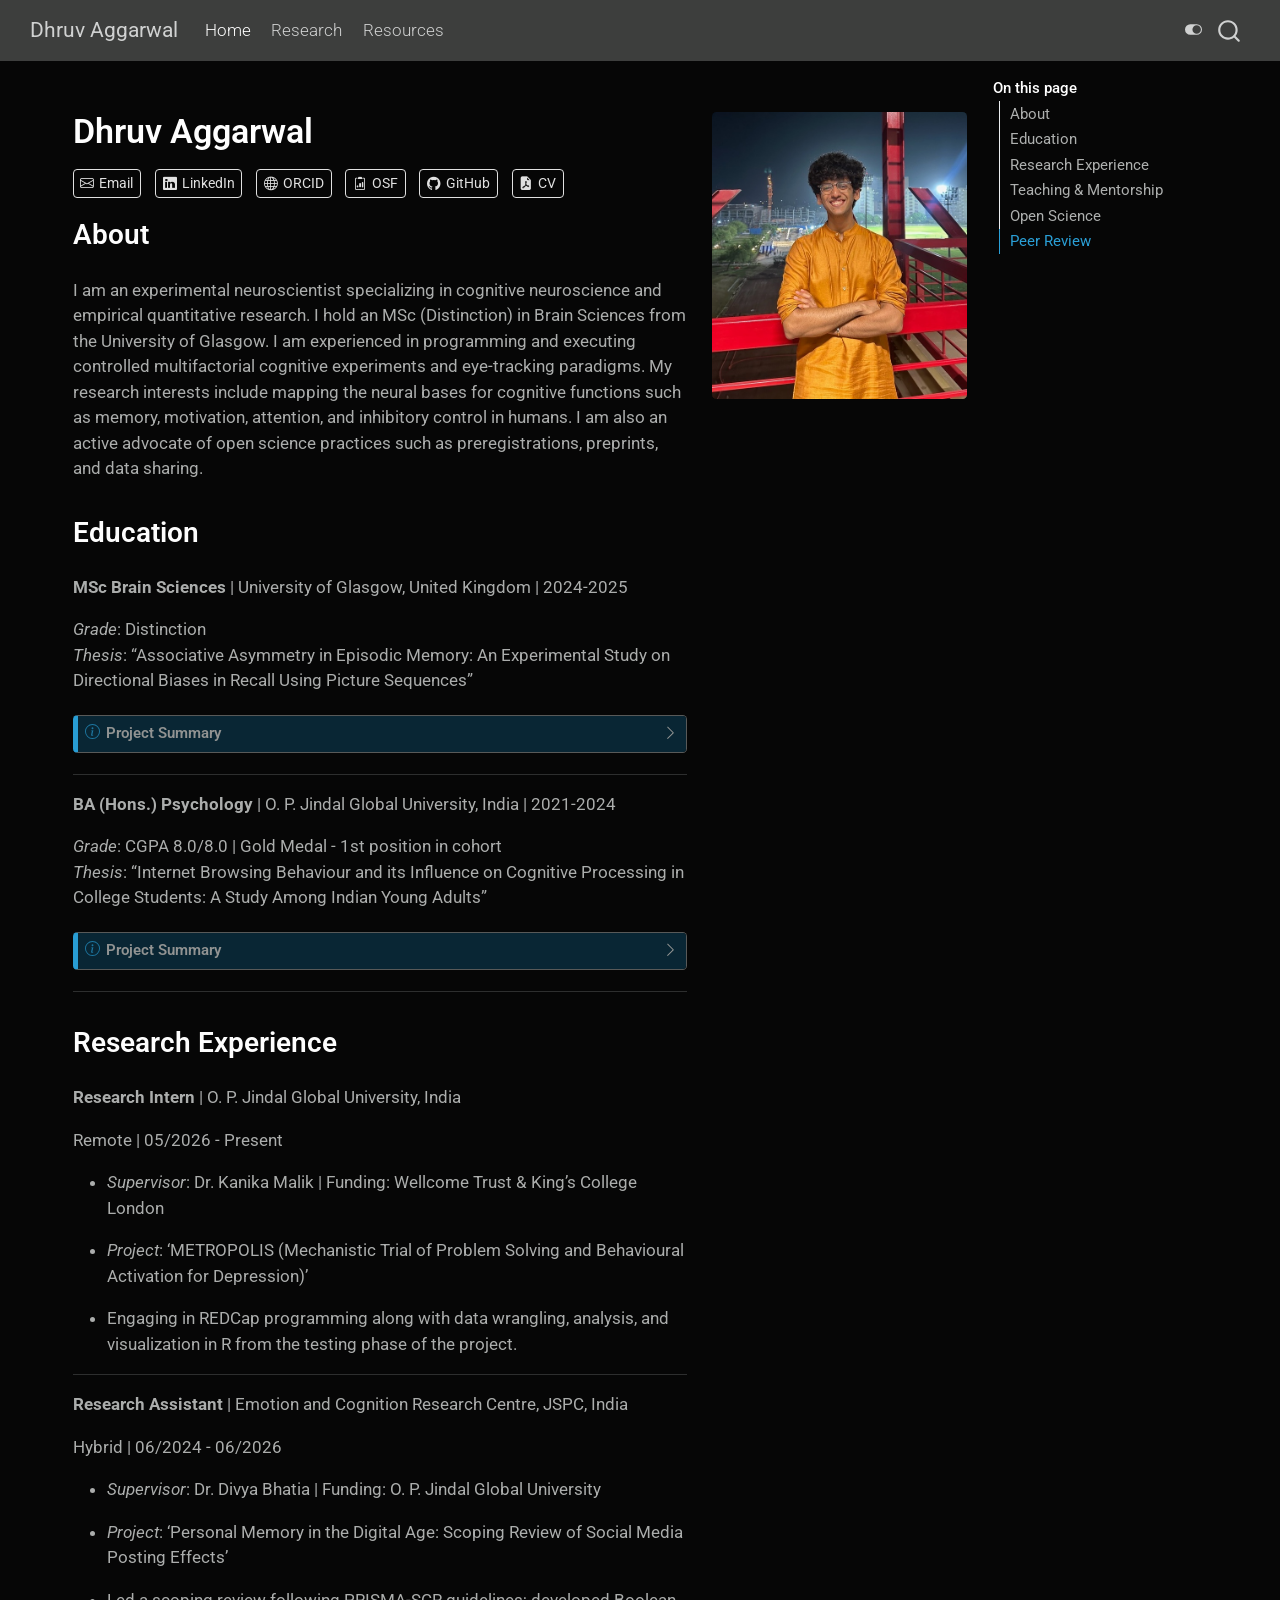
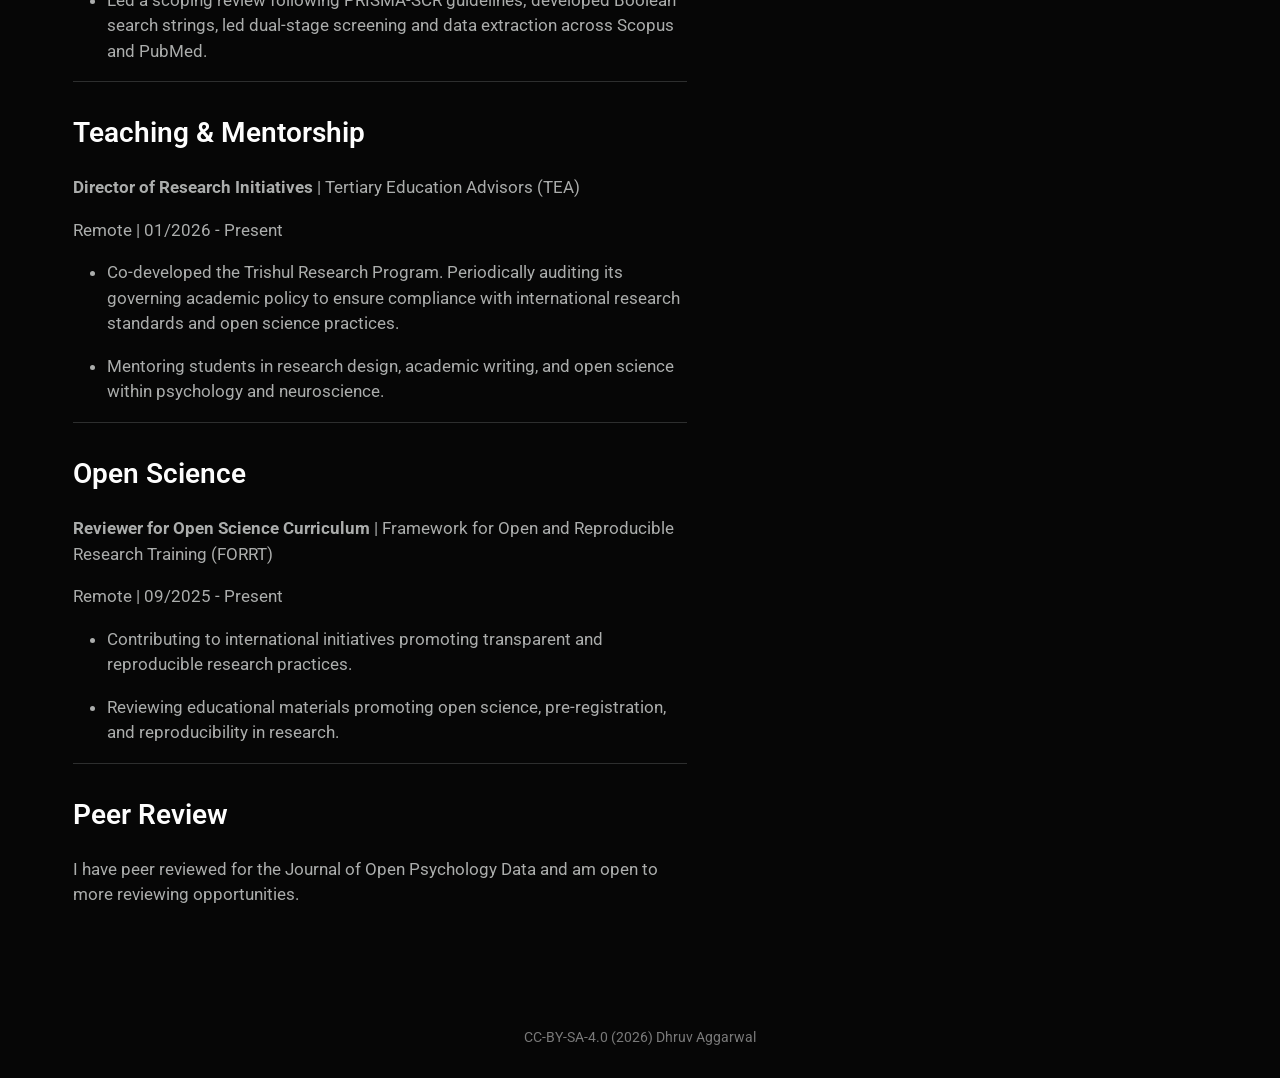
<file: docs/index.html>
<!DOCTYPE html>
<html xmlns="http://www.w3.org/1999/xhtml" lang="en" xml:lang="en"><head>

<meta charset="utf-8">
<meta name="generator" content="quarto-1.10.19">

<meta name="viewport" content="width=device-width, initial-scale=1.0, user-scalable=yes">


<title>Dhruv Aggarwal</title>
<style>
/* Default styles provided by pandoc.
** See https://pandoc.org/MANUAL.html#variables-for-html for config info.
*/
span.smallcaps{font-variant: small-caps;}
div.columns{display: flex; gap: 1.5em;}
div.column{flex: auto;}
@media screen {
div.columns{gap: min(4vw, 1.5em);}
div.column{overflow-x: auto;}
}
div.hanging-indent{margin-left: 1.5em; text-indent: -1.5em;}
ul.task-list{list-style: none;}
ul.task-list li input[type="checkbox"] {
  width: 0.8em;
  margin: 0 0.8em 0.2em -1em; /* quarto-specific, see https://github.com/quarto-dev/quarto-cli/issues/4556 */ 
  vertical-align: middle;
}
</style>


<script src="site_libs/quarto-nav/quarto-nav.js"></script>
<script src="site_libs/quarto-nav/headroom.min.js"></script>
<script src="site_libs/clipboard/clipboard.min.js"></script>
<script src="site_libs/quarto-search/autocomplete.umd.js"></script>
<script src="site_libs/quarto-search/fuse.min.js"></script>
<script src="site_libs/quarto-search/quarto-search.js"></script>
<meta name="quarto:offset" content="./">
<script src="site_libs/quarto-html/quarto.js" type="module"></script>
<script src="site_libs/quarto-html/tabsets/tabsets.js" type="module"></script>
<script src="site_libs/quarto-html/popper.min.js"></script>
<script src="site_libs/quarto-html/tippy.umd.min.js"></script>
<link href="site_libs/quarto-html/tippy.css" rel="stylesheet">
<link href="site_libs/quarto-html/quarto-syntax-highlighting-bf27225e3a48a9273f3daa8f8e829971.css" rel="stylesheet" class="quarto-color-scheme" id="quarto-text-highlighting-styles">
<link href="site_libs/quarto-html/quarto-syntax-highlighting-dark-b626d73c4c936ccc3cb08be7d45d1df6.css" rel="stylesheet" class="quarto-color-scheme quarto-color-alternate" id="quarto-text-highlighting-styles">
<script src="site_libs/bootstrap/bootstrap.min.js"></script>
<link href="site_libs/bootstrap/bootstrap-icons.css" rel="stylesheet">
<link href="site_libs/bootstrap/bootstrap-0d542d71a745ea6cacbc55c246e4d6ae.min.css" rel="stylesheet" append-hash="true" class="quarto-color-scheme" id="quarto-bootstrap" data-mode="light">
<link href="site_libs/bootstrap/bootstrap-dark-b015860c8b364e46083be0abd0510b64.min.css" rel="stylesheet" append-hash="true" class="quarto-color-scheme quarto-color-alternate" id="quarto-bootstrap" data-mode="dark">
<script id="quarto-search-options" type="application/json">{
  "location": "navbar",
  "copy-button": false,
  "collapse-after": 3,
  "panel-placement": "end",
  "type": "overlay",
  "limit": 50,
  "keyboard-shortcut": [
    "f",
    "/",
    "s"
  ],
  "show-item-context": false,
  "language": {
    "search-no-results-text": "No results",
    "search-matching-documents-text": "matching documents",
    "search-copy-link-title": "Copy link to search",
    "search-hide-matches-text": "Hide additional matches",
    "search-more-match-text": "more match in this document",
    "search-more-matches-text": "more matches in this document",
    "search-clear-button-title": "Clear",
    "search-text-placeholder": "",
    "search-detached-cancel-button-title": "Cancel",
    "search-submit-button-title": "Submit",
    "search-label": "Search"
  }
}</script>


<link rel="stylesheet" href="styles.css">
</head>

<body class="nav-fixed quarto-dark"><script id="quarto-html-before-body" type="application/javascript">
    const toggleBodyColorMode = (bsSheetEl) => {
      const mode = bsSheetEl.getAttribute("data-mode");
      const bodyEl = window.document.querySelector("body");
      if (mode === "dark") {
        bodyEl.classList.add("quarto-dark");
        bodyEl.classList.remove("quarto-light");
      } else {
        bodyEl.classList.add("quarto-light");
        bodyEl.classList.remove("quarto-dark");
      }
    }
    const toggleBodyColorPrimary = () => {
      const bsSheetEl = window.document.querySelector("link#quarto-bootstrap:not([rel=disabled-stylesheet])");
      if (bsSheetEl) {
        toggleBodyColorMode(bsSheetEl);
      }
    }
    const setColorSchemeToggle = (alternate) => {
      const toggles = window.document.querySelectorAll('.quarto-color-scheme-toggle');
      for (let i=0; i < toggles.length; i++) {
        const toggle = toggles[i];
        if (toggle) {
          if (alternate) {
            toggle.classList.add("alternate");
          } else {
            toggle.classList.remove("alternate");
          }
        }
      }
    };
    const toggleColorMode = (alternate) => {
      // Switch the stylesheets
      const primaryStylesheets = window.document.querySelectorAll('link.quarto-color-scheme:not(.quarto-color-alternate)');
      const alternateStylesheets = window.document.querySelectorAll('link.quarto-color-scheme.quarto-color-alternate');
      manageTransitions('#quarto-margin-sidebar .nav-link', false);
      if (alternate) {
        // note: dark is layered on light, we don't disable primary!
        enableStylesheet(alternateStylesheets);
        for (const sheetNode of alternateStylesheets) {
          if (sheetNode.id === "quarto-bootstrap") {
            toggleBodyColorMode(sheetNode);
          }
        }
      } else {
        disableStylesheet(alternateStylesheets);
        enableStylesheet(primaryStylesheets)
        toggleBodyColorPrimary();
      }
      manageTransitions('#quarto-margin-sidebar .nav-link', true);
      // Switch the toggles
      setColorSchemeToggle(alternate)
      // Hack to workaround the fact that safari doesn't
      // properly recolor the scrollbar when toggling (#1455)
      if (navigator.userAgent.indexOf('Safari') > 0 && navigator.userAgent.indexOf('Chrome') == -1) {
        manageTransitions("body", false);
        window.scrollTo(0, 1);
        setTimeout(() => {
          window.scrollTo(0, 0);
          manageTransitions("body", true);
        }, 40);
      }
    }
    const disableStylesheet = (stylesheets) => {
      for (let i=0; i < stylesheets.length; i++) {
        const stylesheet = stylesheets[i];
        stylesheet.rel = 'disabled-stylesheet';
      }
    }
    const enableStylesheet = (stylesheets) => {
      for (let i=0; i < stylesheets.length; i++) {
        const stylesheet = stylesheets[i];
        if(stylesheet.rel !== 'stylesheet') { // for Chrome, which will still FOUC without this check
          stylesheet.rel = 'stylesheet';
        }
      }
    }
    const manageTransitions = (selector, allowTransitions) => {
      const els = window.document.querySelectorAll(selector);
      for (let i=0; i < els.length; i++) {
        const el = els[i];
        if (allowTransitions) {
          el.classList.remove('notransition');
        } else {
          el.classList.add('notransition');
        }
      }
    }
    const isFileUrl = () => {
      return window.location.protocol === 'file:';
    }
    const hasAlternateSentinel = () => {
      let styleSentinel = getColorSchemeSentinel();
      if (styleSentinel !== null) {
        return styleSentinel === "alternate";
      } else {
        return false;
      }
    }
    const setStyleSentinel = (alternate) => {
      const value = alternate ? "alternate" : "default";
      if (!isFileUrl()) {
        window.localStorage.setItem("quarto-color-scheme", value);
      } else {
        localAlternateSentinel = value;
      }
    }
    const getColorSchemeSentinel = () => {
      if (!isFileUrl()) {
        const storageValue = window.localStorage.getItem("quarto-color-scheme");
        return storageValue != null ? storageValue : localAlternateSentinel;
      } else {
        return localAlternateSentinel;
      }
    }
    const toggleGiscusIfUsed = (isAlternate, darkModeDefault) => {
      const baseTheme = document.querySelector('#giscus-base-theme')?.value ?? 'light';
      const alternateTheme = document.querySelector('#giscus-alt-theme')?.value ?? 'dark';
      let newTheme = '';
      if(authorPrefersDark) {
        newTheme = isAlternate ? baseTheme : alternateTheme;
      } else {
        newTheme = isAlternate ? alternateTheme : baseTheme;
      }
      const changeGiscusTheme = () => {
        // From: https://github.com/giscus/giscus/issues/336
        const sendMessage = (message) => {
          const iframe = document.querySelector('iframe.giscus-frame');
          if (!iframe) return;
          iframe.contentWindow.postMessage({ giscus: message }, 'https://giscus.app');
        }
        sendMessage({
          setConfig: {
            theme: newTheme
          }
        });
      }
      const isGiscussLoaded = window.document.querySelector('iframe.giscus-frame') !== null;
      if (isGiscussLoaded) {
        changeGiscusTheme();
      }
    };
    const authorPrefersDark = true;
    const darkModeDefault = authorPrefersDark;
    let localAlternateSentinel = darkModeDefault ? 'alternate' : 'default';
    // Dark / light mode switch
    window.quartoToggleColorScheme = () => {
      // Read the current dark / light value
      let toAlternate = !hasAlternateSentinel();
      toggleColorMode(toAlternate);
      setStyleSentinel(toAlternate);
      toggleGiscusIfUsed(toAlternate, darkModeDefault);
      window.dispatchEvent(new Event('resize'));
    };
    // Switch to dark mode if need be
    if (hasAlternateSentinel()) {
      toggleColorMode(true);
    } else {
      toggleColorMode(false);
    }
  </script>

<div id="quarto-search-results"></div>
  <header id="quarto-header" class="headroom fixed-top">
    <nav class="navbar navbar-expand-lg " data-bs-theme="dark">
      <div class="navbar-container container-fluid">
      <div class="navbar-brand-container mx-auto">
    <a class="navbar-brand" href="./index.html">
    <span class="navbar-title">Dhruv Aggarwal</span>
    </a>
  </div>
            <div id="quarto-search" class="" title="Search"></div>
          <button class="navbar-toggler" type="button" data-bs-toggle="collapse" data-bs-target="#navbarCollapse" aria-controls="navbarCollapse" role="menu" aria-expanded="false" aria-label="Toggle navigation" onclick="if (window.quartoToggleHeadroom) { window.quartoToggleHeadroom(); }">
  <span class="navbar-toggler-icon"></span>
</button>
          <div class="collapse navbar-collapse" id="navbarCollapse">
            <ul class="navbar-nav navbar-nav-scroll me-auto">
  <li class="nav-item">
    <a class="nav-link active" href="./index.html" aria-current="page"> 
<span class="menu-text">Home</span></a>
  </li>  
  <li class="nav-item">
    <a class="nav-link" href="./research.html"> 
<span class="menu-text">Research</span></a>
  </li>  
  <li class="nav-item">
    <a class="nav-link" href="./resources.html"> 
<span class="menu-text">Resources</span></a>
  </li>  
</ul>
          </div> <!-- /navcollapse -->
            <div class="quarto-navbar-tools">
  <a href="" class="quarto-color-scheme-toggle quarto-navigation-tool  px-1" onclick="window.quartoToggleColorScheme(); return false;" title="Toggle dark mode"><i class="bi"></i></a>
</div>
      </div> <!-- /container-fluid -->
    </nav>
</header>
<!-- content -->
<div id="quarto-content" class="quarto-container page-columns page-rows-contents page-layout-full page-navbar">
<!-- sidebar -->
<!-- margin-sidebar -->
    <div id="quarto-margin-sidebar" class="sidebar margin-sidebar">
        <nav id="TOC" role="doc-toc" class="toc-active">
    <h2 id="toc-title">On this page</h2>
  <ul>
  <li><a href="#about" id="toc-about" class="nav-link active" data-scroll-target="#about">About</a></li>
  <li><a href="#education" id="toc-education" class="nav-link" data-scroll-target="#education">Education</a></li>
  <li><a href="#research-experience" id="toc-research-experience" class="nav-link" data-scroll-target="#research-experience">Research Experience</a></li>
  <li><a href="#teaching-mentorship" id="toc-teaching-mentorship" class="nav-link" data-scroll-target="#teaching-mentorship">Teaching &amp; Mentorship</a></li>
  <li><a href="#open-science" id="toc-open-science" class="nav-link" data-scroll-target="#open-science">Open Science</a></li>
  <li><a href="#peer-review" id="toc-peer-review" class="nav-link" data-scroll-target="#peer-review">Peer Review</a></li>
  </ul>
</nav>
    </div>
<!-- main -->
<div class="quarto-about-solana column-page-left">
  <div class="about-entity">
    <div class="entity-contents">
      <header id="title-block-header" class="quarto-title-block default">
<div class="quarto-title">
<h1 class="title">Dhruv Aggarwal</h1>
</div>
<div class="quarto-title-meta column-page-left">
  </div>
</header> <div class="about-links">
  <a href="mailto:dhruvaggarwal028@gmail.com" class="about-link" rel="" target="">
    <i class="bi bi-envelope"></i>
     <span class="about-link-text">Email</span>
  </a>
  <a href="https://www.linkedin.com/in/dhruvaggarwal028" class="about-link" rel="" target="">
    <i class="bi bi-linkedin"></i>
     <span class="about-link-text">LinkedIn</span>
  </a>
  <a href="https://orcid.org/0000-0002-1999-6878" class="about-link" rel="" target="">
    <i class="bi bi-globe"></i>
     <span class="about-link-text">ORCID</span>
  </a>
  <a href="https://osf.io/e3t7j/" class="about-link" rel="" target="">
    <i class="bi bi-clipboard2-data"></i>
     <span class="about-link-text">OSF</span>
  </a>
  <a href="https://github.com/DhruvAggarwal2002" class="about-link" rel="" target="">
    <i class="bi bi-github"></i>
     <span class="about-link-text">GitHub</span>
  </a>
  <a href="/files/Academic_CV_Dhruv_Aggarwal.pdf" class="about-link" rel="" target="">
    <i class="bi bi-file-earmark-pdf-fill"></i>
     <span class="about-link-text">CV</span>
  </a>
</div>
      <div class="about-contents"><main class="content column-page-left" id="quarto-document-content">


<section id="about" class="level2">
<h2 data-anchor-id="about">About</h2>
<p>I am an experimental neuroscientist specializing in cognitive neuroscience and empirical quantitative research. I hold an MSc (Distinction) in Brain Sciences from the University of Glasgow. I am experienced in programming and executing controlled multifactorial cognitive experiments and eye-tracking paradigms. My research interests include mapping the neural bases for cognitive functions such as memory, motivation, attention, and inhibitory control in humans. I am also an active advocate of open science practices such as preregistrations, preprints, and data sharing.</p>
</section>
<section id="education" class="level2">
<h2 data-anchor-id="education">Education</h2>
<p><strong>MSc Brain Sciences</strong> | University of Glasgow, United Kingdom | 2024-2025</p>
<div class="line-block"><em>Grade</em>: Distinction<br>
<em>Thesis</em>: “Associative Asymmetry in Episodic Memory: An Experimental Study on Directional Biases in Recall Using Picture Sequences”</div>
<div class="callout callout-style-default callout-note callout-titled">
<div class="callout-header d-flex align-content-center collapsed" data-bs-toggle="collapse" data-bs-target=".callout-1-contents" aria-controls="callout-1" aria-expanded="false" aria-label="Toggle callout">
<div class="callout-icon-container">
<i class="callout-icon"></i>
</div>
<div class="callout-title-container flex-fill">
<span class="screen-reader-only">Note</span>Project Summary
</div>
<div class="callout-btn-toggle d-inline-block border-0 py-1 ps-1 pe-0 float-end"><i class="callout-toggle"></i></div>
</div>
<div id="callout-1" class="callout-1-contents callout-collapse collapse">
<div class="callout-body-container callout-body">
<p>Episodic memory literature is torn between accounts of symmetry and asymmetry. While some studies support asymmetry in learning such that it is easier to recall sequences in the way you saw them (forward recall) as opposed to backwards, others suggest both are at par. Spanning across 5 months, along with a peer and a PhD candidate, I conducted an experimental study focused on exploring directionality in episodic memory among adults. Using a within-subjects block design, we aimed to understand if and how, that when viewing episodic image sequences, memory recall accuracy and reaction time differ depending upon the direction of recall (forward vs backward). We showed a sample of 120 participants 42 blocks, each consisting of a 7 naturalistic image sequence, a distractor task, and a cued recall task. Based on literature, we hypothesized that adults would exhibit a directional bias such that they would have lower reaction time and higher accuracy when recalling forwards than backwards.</p>
<p>This pre-registered experiment was programmed in PsychoPy. Data collection for a sample of 120 participants was done using Pavlovia. While primary data analysis was conducted using generalized linear mixed models (GLMMs), exploratory analyses included Bayesian GLMMs in R.</p>
<p>This was a collaborative effort and contributions were made by a PhD candidate and a peer under the supervision of Dr.&nbsp;Wimber.</p>
<p>Pre-registered at <a href="https://doi.org/10.17605/OSF.IO/TBGVC">OSF</a></p>
</div>
</div>
</div>
<hr>
<p><strong>BA (Hons.) Psychology</strong> | O. P. Jindal Global University, India | 2021-2024</p>
<div class="line-block"><em>Grade</em>: CGPA 8.0/8.0 | Gold Medal - 1st position in cohort<br>
<em>Thesis</em>: “Internet Browsing Behaviour and its Influence on Cognitive Processing in College Students: A Study Among Indian Young Adults”</div>
<div class="callout callout-style-default callout-note callout-titled">
<div class="callout-header d-flex align-content-center collapsed" data-bs-toggle="collapse" data-bs-target=".callout-2-contents" aria-controls="callout-2" aria-expanded="false" aria-label="Toggle callout">
<div class="callout-icon-container">
<i class="callout-icon"></i>
</div>
<div class="callout-title-container flex-fill">
<span class="screen-reader-only">Note</span>Project Summary
</div>
<div class="callout-btn-toggle d-inline-block border-0 py-1 ps-1 pe-0 float-end"><i class="callout-toggle"></i></div>
</div>
<div id="callout-2" class="callout-2-contents callout-collapse collapse">
<div class="callout-body-container callout-body">
<p>While internet usage is widespread and pervasive, its cognitive consequences remain poorly understood owing to a scarcity of literature, particularly in non-WEIRD contexts. Spanning across 12 months, I conducted an experimental eye-tracking study focused on the interaction between internet and cognition. I used a 2 (internal distractors vs no internal distractors) x 2 (external distractors vs no external distractors) mixed factorial design to explore if and how the presence of distractors during internet browsing behaviour influences cognitive processing and reading patterns among Indian college students. Cognitive processing included attention, inhibitory control, and memory (recall and recognition).</p>
<p>The entire experiment was programmed in PsyToolKit. Data collection for a sample of 48 participants was done using a combination of PsyToolKit (key press) and iMotions with GazePoint (eye-tracking). Data analysis was done using Bayesian GLMMs in R.</p>
<p>Open materials, data, and code available at <a href="https://doi.org/10.17605/OSF.IO/Z2GNK">OSF</a></p>
</div>
</div>
</div>
<hr>
</section>
<section id="research-experience" class="level2">
<h2 data-anchor-id="research-experience">Research Experience</h2>
<p><strong>Research Intern</strong> | O. P. Jindal Global University, India</p>
<p>Remote | 05/2026 - Present</p>
<ul>
<li><p><em>Supervisor</em>: Dr.&nbsp;Kanika Malik | Funding: Wellcome Trust &amp; King’s College London</p></li>
<li><p><em>Project</em>: ‘METROPOLIS (Mechanistic Trial of Problem Solving and Behavioural Activation for Depression)’</p></li>
<li><p>Engaging in REDCap programming along with data wrangling, analysis, and visualization in R from the testing phase of the project.</p></li>
</ul>
<hr>
<p><strong>Research Assistant</strong> | Emotion and Cognition Research Centre, JSPC, India</p>
<p>Hybrid | 06/2024 - 06/2026</p>
<ul>
<li><p><em>Supervisor</em>: Dr.&nbsp;Divya Bhatia | Funding: O. P. Jindal Global University</p></li>
<li><p><em>Project</em>: ‘Personal Memory in the Digital Age: Scoping Review of Social Media Posting Effects’</p></li>
<li><p>Led a scoping review following PRISMA-SCR guidelines; developed Boolean search strings, led dual-stage screening and data extraction across Scopus and PubMed.</p></li>
</ul>
<hr>
</section>
<section id="teaching-mentorship" class="level2">
<h2 data-anchor-id="teaching-mentorship">Teaching &amp; Mentorship</h2>
<p><strong>Director of Research Initiatives</strong> | Tertiary Education Advisors (TEA)</p>
<p>Remote | 01/2026 - Present</p>
<ul>
<li><p>Co-developed the Trishul Research Program. Periodically auditing its governing academic policy to ensure compliance with international research standards and open science practices.</p></li>
<li><p>Mentoring students in research design, academic writing, and open science within psychology and neuroscience.</p></li>
</ul>
<hr>
</section>
<section id="open-science" class="level2">
<h2 data-anchor-id="open-science">Open Science</h2>
<p><strong>Reviewer for Open Science Curriculum</strong> | Framework for Open and Reproducible Research Training (FORRT)</p>
<p>Remote | 09/2025 - Present</p>
<ul>
<li><p>Contributing to international initiatives promoting transparent and reproducible research practices.</p></li>
<li><p>Reviewing educational materials promoting open science, pre-registration, and reproducibility in research.</p></li>
</ul>
<hr>
</section>
<section id="peer-review" class="level2">
<h2 data-anchor-id="peer-review">Peer Review</h2>
<p>I have peer reviewed for the Journal of Open Psychology Data and am open to more reviewing opportunities.</p>


</section>
</main></div>
    </div>
    <img src="media/profile.jpeg" class="about-image
  rounded " style="width: 15em;">
  </div>
</div>
 <!-- /main -->
<script id="quarto-html-after-body" type="application/javascript">
  window.document.addEventListener("DOMContentLoaded", function (event) {
    // Ensure there is a toggle, if there isn't float one in the top right
    if (window.document.querySelector('.quarto-color-scheme-toggle') === null) {
      const a = window.document.createElement('a');
      a.classList.add('top-right');
      a.classList.add('quarto-color-scheme-toggle');
      a.href = "";
      a.onclick = function() { try { window.quartoToggleColorScheme(); } catch {} return false; };
      const i = window.document.createElement("i");
      i.classList.add('bi');
      a.appendChild(i);
      window.document.body.appendChild(a);
    }
    setColorSchemeToggle(hasAlternateSentinel())
    const isCodeAnnotation = (el) => {
      for (const clz of el.classList) {
        if (clz.startsWith('code-annotation-')) {                     
          return true;
        }
      }
      return false;
    }
    const onCopySuccess = function(e) {
      // button target
      const button = e.trigger;
      // don't keep focus
      button.blur();
      // flash "checked"
      button.classList.add('code-copy-button-checked');
      var currentTitle = button.getAttribute("title");
      button.setAttribute("title", "Copied!");
      let tooltip;
      if (window.bootstrap) {
        button.setAttribute("data-bs-toggle", "tooltip");
        button.setAttribute("data-bs-placement", "left");
        button.setAttribute("data-bs-title", "Copied!");
        tooltip = new bootstrap.Tooltip(button, 
          { trigger: "manual", 
            customClass: "code-copy-button-tooltip",
            offset: [0, -8]});
        tooltip.show();    
      }
      setTimeout(function() {
        if (tooltip) {
          tooltip.hide();
          button.removeAttribute("data-bs-title");
          button.removeAttribute("data-bs-toggle");
          button.removeAttribute("data-bs-placement");
        }
        button.setAttribute("title", currentTitle);
        button.classList.remove('code-copy-button-checked');
      }, 1000);
      // clear code selection
      e.clearSelection();
    }
    const getTextToCopy = function(trigger) {
      const outerScaffold = trigger.parentElement.cloneNode(true);
      const codeEl = outerScaffold.querySelector('code');
      for (const childEl of codeEl.children) {
        if (isCodeAnnotation(childEl)) {
          childEl.remove();
        }
      }
      return codeEl.innerText;
    }
    const clipboard = new window.ClipboardJS('.code-copy-button:not([data-in-quarto-modal])', {
      text: getTextToCopy
    });
    clipboard.on('success', onCopySuccess);
    if (window.document.getElementById('quarto-embedded-source-code-modal')) {
      const clipboardModal = new window.ClipboardJS('.code-copy-button[data-in-quarto-modal]', {
        text: getTextToCopy,
        container: window.document.getElementById('quarto-embedded-source-code-modal')
      });
      clipboardModal.on('success', onCopySuccess);
    }
      var localhostRegex = new RegExp(/^(?:http|https):\/\/localhost\:?[0-9]*\//);
      var mailtoRegex = new RegExp(/^mailto:/);
        var filterRegex = new RegExp('/' + window.location.host + '/');
      var isInternal = (href) => {
          return filterRegex.test(href) || localhostRegex.test(href) || mailtoRegex.test(href);
      }
      // Inspect non-navigation links and adorn them if external
     var links = window.document.querySelectorAll('a[href]:not(.nav-link):not(.navbar-brand):not(.toc-action):not(.sidebar-link):not(.sidebar-item-toggle):not(.pagination-link):not(.no-external):not([aria-hidden]):not(.dropdown-item):not(.quarto-navigation-tool):not(.about-link)');
      for (var i=0; i<links.length; i++) {
        const link = links[i];
        if (!isInternal(link.href)) {
          // undo the damage that might have been done by quarto-nav.js in the case of
          // links that we want to consider external
          if (link.dataset.originalHref !== undefined) {
            link.href = link.dataset.originalHref;
          }
            // target, if specified
            link.setAttribute("target", "_blank");
            if (link.getAttribute("rel") === null) {
              link.setAttribute("rel", "noopener");
            }
        }
      }
    function tippyHover(el, contentFn, onTriggerFn, onUntriggerFn) {
      const config = {
        allowHTML: true,
        maxWidth: 500,
        delay: 100,
        arrow: false,
        appendTo: function(el) {
            return el.parentElement;
        },
        interactive: true,
        interactiveBorder: 10,
        theme: 'quarto',
        placement: 'bottom-start',
      };
      if (contentFn) {
        config.content = contentFn;
      }
      if (onTriggerFn) {
        config.onTrigger = onTriggerFn;
      }
      if (onUntriggerFn) {
        config.onUntrigger = onUntriggerFn;
      }
      window.tippy(el, config); 
    }
    const noterefs = window.document.querySelectorAll('a[role="doc-noteref"]');
    for (var i=0; i<noterefs.length; i++) {
      const ref = noterefs[i];
      tippyHover(ref, function() {
        // use id or data attribute instead here
        let href = ref.getAttribute('data-footnote-href') || ref.getAttribute('href');
        try { href = new URL(href).hash; } catch {}
        const id = href.replace(/^#\/?/, "");
        const note = window.document.getElementById(id);
        if (note) {
          return note.innerHTML;
        } else {
          return "";
        }
      });
    }
    const xrefs = window.document.querySelectorAll('a.quarto-xref');
    const processXRef = (id, note) => {
      // Strip column container classes
      const stripColumnClz = (el) => {
        el.classList.remove("page-full", "page-columns");
        if (el.children) {
          for (const child of el.children) {
            stripColumnClz(child);
          }
        }
      }
      stripColumnClz(note)
      if (id === null || id.startsWith('sec-')) {
        // Special case sections, only their first couple elements
        const container = document.createElement("div");
        if (note.children && note.children.length > 2) {
          container.appendChild(note.children[0].cloneNode(true));
          for (let i = 1; i < note.children.length; i++) {
            const child = note.children[i];
            if (child.tagName === "P" && child.innerText === "") {
              continue;
            } else {
              container.appendChild(child.cloneNode(true));
              break;
            }
          }
          if (window.Quarto?.typesetMath) {
            window.Quarto.typesetMath(container);
          }
          return container.innerHTML
        } else {
          if (window.Quarto?.typesetMath) {
            window.Quarto.typesetMath(note);
          }
          return note.innerHTML;
        }
      } else {
        // Remove any anchor links if they are present
        const anchorLink = note.querySelector('a.anchorjs-link');
        if (anchorLink) {
          anchorLink.remove();
        }
        if (window.Quarto?.typesetMath) {
          window.Quarto.typesetMath(note);
        }
        if (note.classList.contains("callout")) {
          return note.outerHTML;
        } else {
          return note.innerHTML;
        }
      }
    }
    for (var i=0; i<xrefs.length; i++) {
      const xref = xrefs[i];
      tippyHover(xref, undefined, function(instance) {
        instance.disable();
        let url = xref.getAttribute('href');
        let hash = undefined; 
        if (url.startsWith('#')) {
          hash = url;
        } else {
          try { hash = new URL(url).hash; } catch {}
        }
        if (hash) {
          const id = hash.replace(/^#\/?/, "");
          const note = window.document.getElementById(id);
          if (note !== null) {
            try {
              const html = processXRef(id, note.cloneNode(true));
              instance.setContent(html);
            } finally {
              instance.enable();
              instance.show();
            }
          } else {
            // See if we can fetch this
            fetch(url.split('#')[0])
            .then(res => res.text())
            .then(html => {
              const parser = new DOMParser();
              const htmlDoc = parser.parseFromString(html, "text/html");
              const note = htmlDoc.getElementById(id);
              if (note !== null) {
                const html = processXRef(id, note);
                instance.setContent(html);
              } 
            }).finally(() => {
              instance.enable();
              instance.show();
            });
          }
        } else {
          // See if we can fetch a full url (with no hash to target)
          // This is a special case and we should probably do some content thinning / targeting
          fetch(url)
          .then(res => res.text())
          .then(html => {
            const parser = new DOMParser();
            const htmlDoc = parser.parseFromString(html, "text/html");
            const note = htmlDoc.querySelector('main.content');
            if (note !== null) {
              // This should only happen for chapter cross references
              // (since there is no id in the URL)
              // remove the first header
              if (note.children.length > 0 && note.children[0].tagName === "HEADER") {
                note.children[0].remove();
              }
              const html = processXRef(null, note);
              instance.setContent(html);
            } 
          }).finally(() => {
            instance.enable();
            instance.show();
          });
        }
      }, function(instance) {
      });
    }
        let selectedAnnoteEl;
        const selectorForAnnotation = ( cell, annotation) => {
          let cellAttr = 'data-code-cell="' + cell + '"';
          let lineAttr = 'data-code-annotation="' +  annotation + '"';
          const selector = 'span[' + cellAttr + '][' + lineAttr + ']';
          return selector;
        }
        const selectCodeLines = (annoteEl) => {
          const doc = window.document;
          const targetCell = annoteEl.getAttribute("data-target-cell");
          const targetAnnotation = annoteEl.getAttribute("data-target-annotation");
          const annoteSpan = window.document.querySelector(selectorForAnnotation(targetCell, targetAnnotation));
          const lines = annoteSpan.getAttribute("data-code-lines").split(",");
          const lineIds = lines.map((line) => {
            return targetCell + "-" + line;
          })
          let top = null;
          let height = null;
          let parent = null;
          if (lineIds.length > 0) {
              //compute the position of the single el (top and bottom and make a div)
              const el = window.document.getElementById(lineIds[0]);
              top = el.offsetTop;
              height = el.offsetHeight;
              parent = el.parentElement.parentElement;
            if (lineIds.length > 1) {
              const lastEl = window.document.getElementById(lineIds[lineIds.length - 1]);
              const bottom = lastEl.offsetTop + lastEl.offsetHeight;
              height = bottom - top;
            }
            if (top !== null && height !== null && parent !== null) {
              // cook up a div (if necessary) and position it 
              let div = window.document.getElementById("code-annotation-line-highlight");
              if (div === null) {
                div = window.document.createElement("div");
                div.setAttribute("id", "code-annotation-line-highlight");
                div.style.position = 'absolute';
                parent.appendChild(div);
              }
              div.style.top = top - 2 + "px";
              div.style.height = height + 4 + "px";
              div.style.left = 0;
              let gutterDiv = window.document.getElementById("code-annotation-line-highlight-gutter");
              if (gutterDiv === null) {
                gutterDiv = window.document.createElement("div");
                gutterDiv.setAttribute("id", "code-annotation-line-highlight-gutter");
                gutterDiv.style.position = 'absolute';
                const codeCell = window.document.getElementById(targetCell);
                const gutter = codeCell.querySelector('.code-annotation-gutter');
                gutter.appendChild(gutterDiv);
              }
              gutterDiv.style.top = top - 2 + "px";
              gutterDiv.style.height = height + 4 + "px";
            }
            selectedAnnoteEl = annoteEl;
          }
        };
        const unselectCodeLines = () => {
          const elementsIds = ["code-annotation-line-highlight", "code-annotation-line-highlight-gutter"];
          elementsIds.forEach((elId) => {
            const div = window.document.getElementById(elId);
            if (div) {
              div.remove();
            }
          });
          selectedAnnoteEl = undefined;
        };
          // Handle positioning of the toggle
      window.addEventListener(
        "resize",
        throttle(() => {
          elRect = undefined;
          if (selectedAnnoteEl) {
            selectCodeLines(selectedAnnoteEl);
          }
        }, 10)
      );
      function throttle(fn, ms) {
      let throttle = false;
      let timer;
        return (...args) => {
          if(!throttle) { // first call gets through
              fn.apply(this, args);
              throttle = true;
          } else { // all the others get throttled
              if(timer) clearTimeout(timer); // cancel #2
              timer = setTimeout(() => {
                fn.apply(this, args);
                timer = throttle = false;
              }, ms);
          }
        };
      }
        // Attach click handler to the DT
        const annoteDls = window.document.querySelectorAll('dt[data-target-cell]');
        for (const annoteDlNode of annoteDls) {
          annoteDlNode.addEventListener('click', (event) => {
            const clickedEl = event.target;
            if (clickedEl !== selectedAnnoteEl) {
              unselectCodeLines();
              const activeEl = window.document.querySelector('dt[data-target-cell].code-annotation-active');
              if (activeEl) {
                activeEl.classList.remove('code-annotation-active');
              }
              selectCodeLines(clickedEl);
              clickedEl.classList.add('code-annotation-active');
            } else {
              // Unselect the line
              unselectCodeLines();
              clickedEl.classList.remove('code-annotation-active');
            }
          });
        }
    const findCites = (el) => {
      const parentEl = el.parentElement;
      if (parentEl) {
        const cites = parentEl.dataset.cites;
        if (cites) {
          return {
            el,
            cites: cites.split(' ')
          };
        } else {
          return findCites(el.parentElement)
        }
      } else {
        return undefined;
      }
    };
    var bibliorefs = window.document.querySelectorAll('a[role="doc-biblioref"]');
    for (var i=0; i<bibliorefs.length; i++) {
      const ref = bibliorefs[i];
      const citeInfo = findCites(ref);
      if (citeInfo) {
        tippyHover(citeInfo.el, function() {
          var popup = window.document.createElement('div');
          citeInfo.cites.forEach(function(cite) {
            var citeDiv = window.document.createElement('div');
            citeDiv.classList.add('hanging-indent');
            citeDiv.classList.add('csl-entry');
            var biblioDiv = window.document.getElementById('ref-' + cite);
            if (biblioDiv) {
              citeDiv.innerHTML = biblioDiv.innerHTML;
            }
            popup.appendChild(citeDiv);
          });
          return popup.innerHTML;
        });
      }
    }
  });
  </script>
</div> <!-- /content -->
<footer class="footer">
  <div class="nav-footer">
    <div class="nav-footer-left">
      &nbsp;
    </div>   
    <div class="nav-footer-center">
<p>CC-BY-SA-4.0 (2026) Dhruv Aggarwal</p>
</div>
    <div class="nav-footer-right">
      &nbsp;
    </div>
  </div>
</footer>




</body></html>
</file>
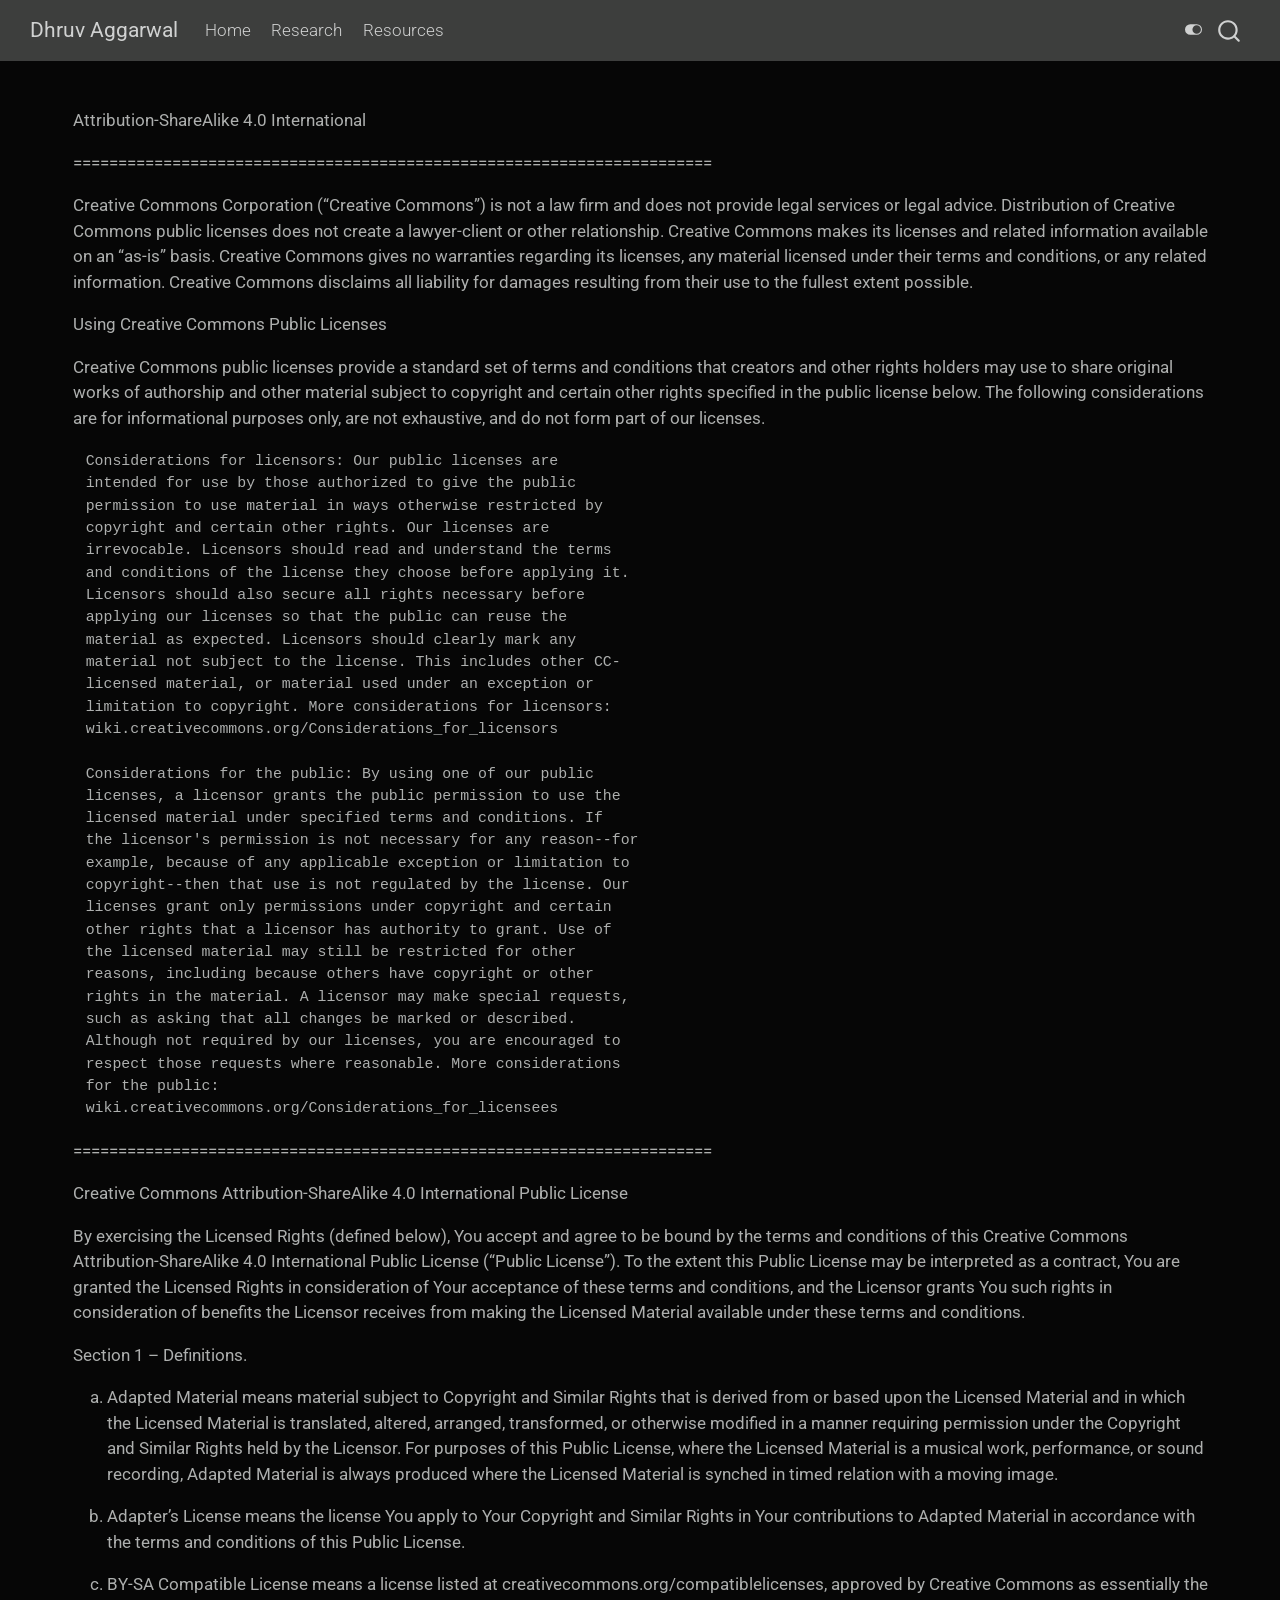
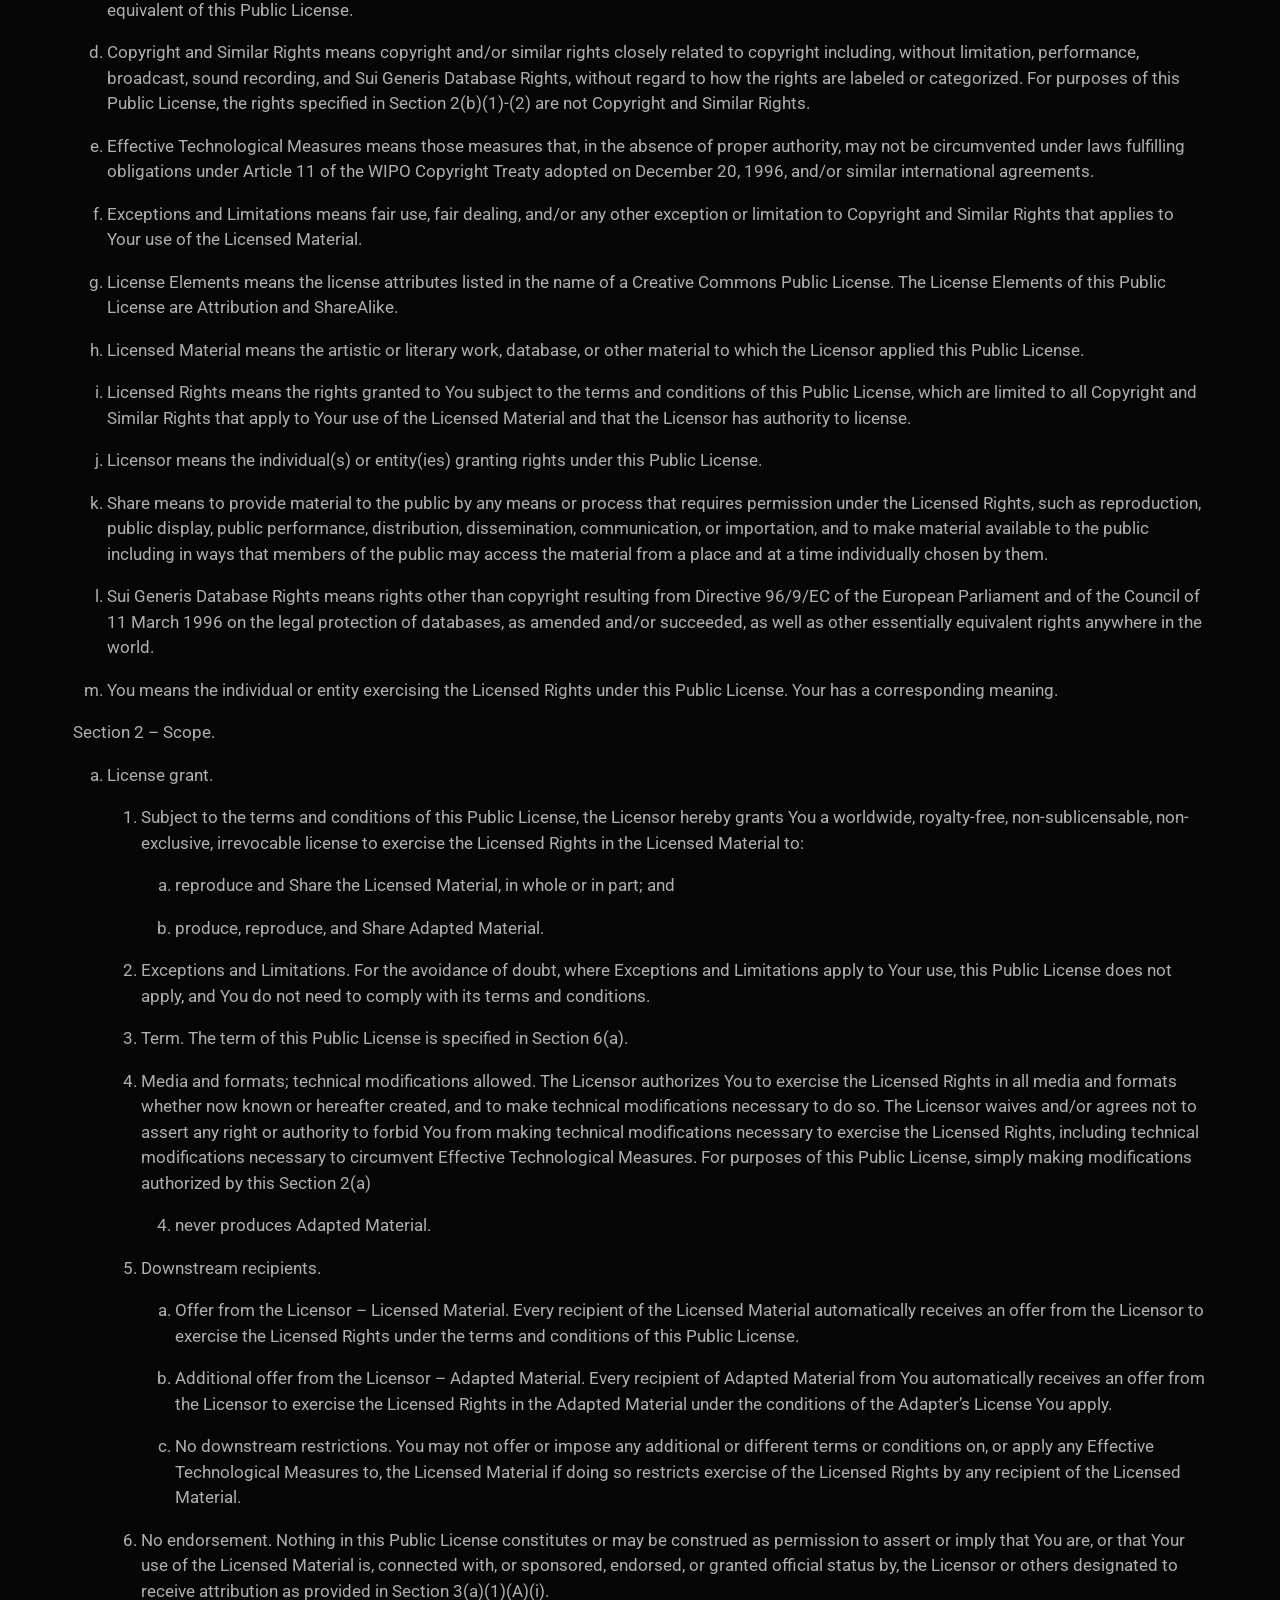
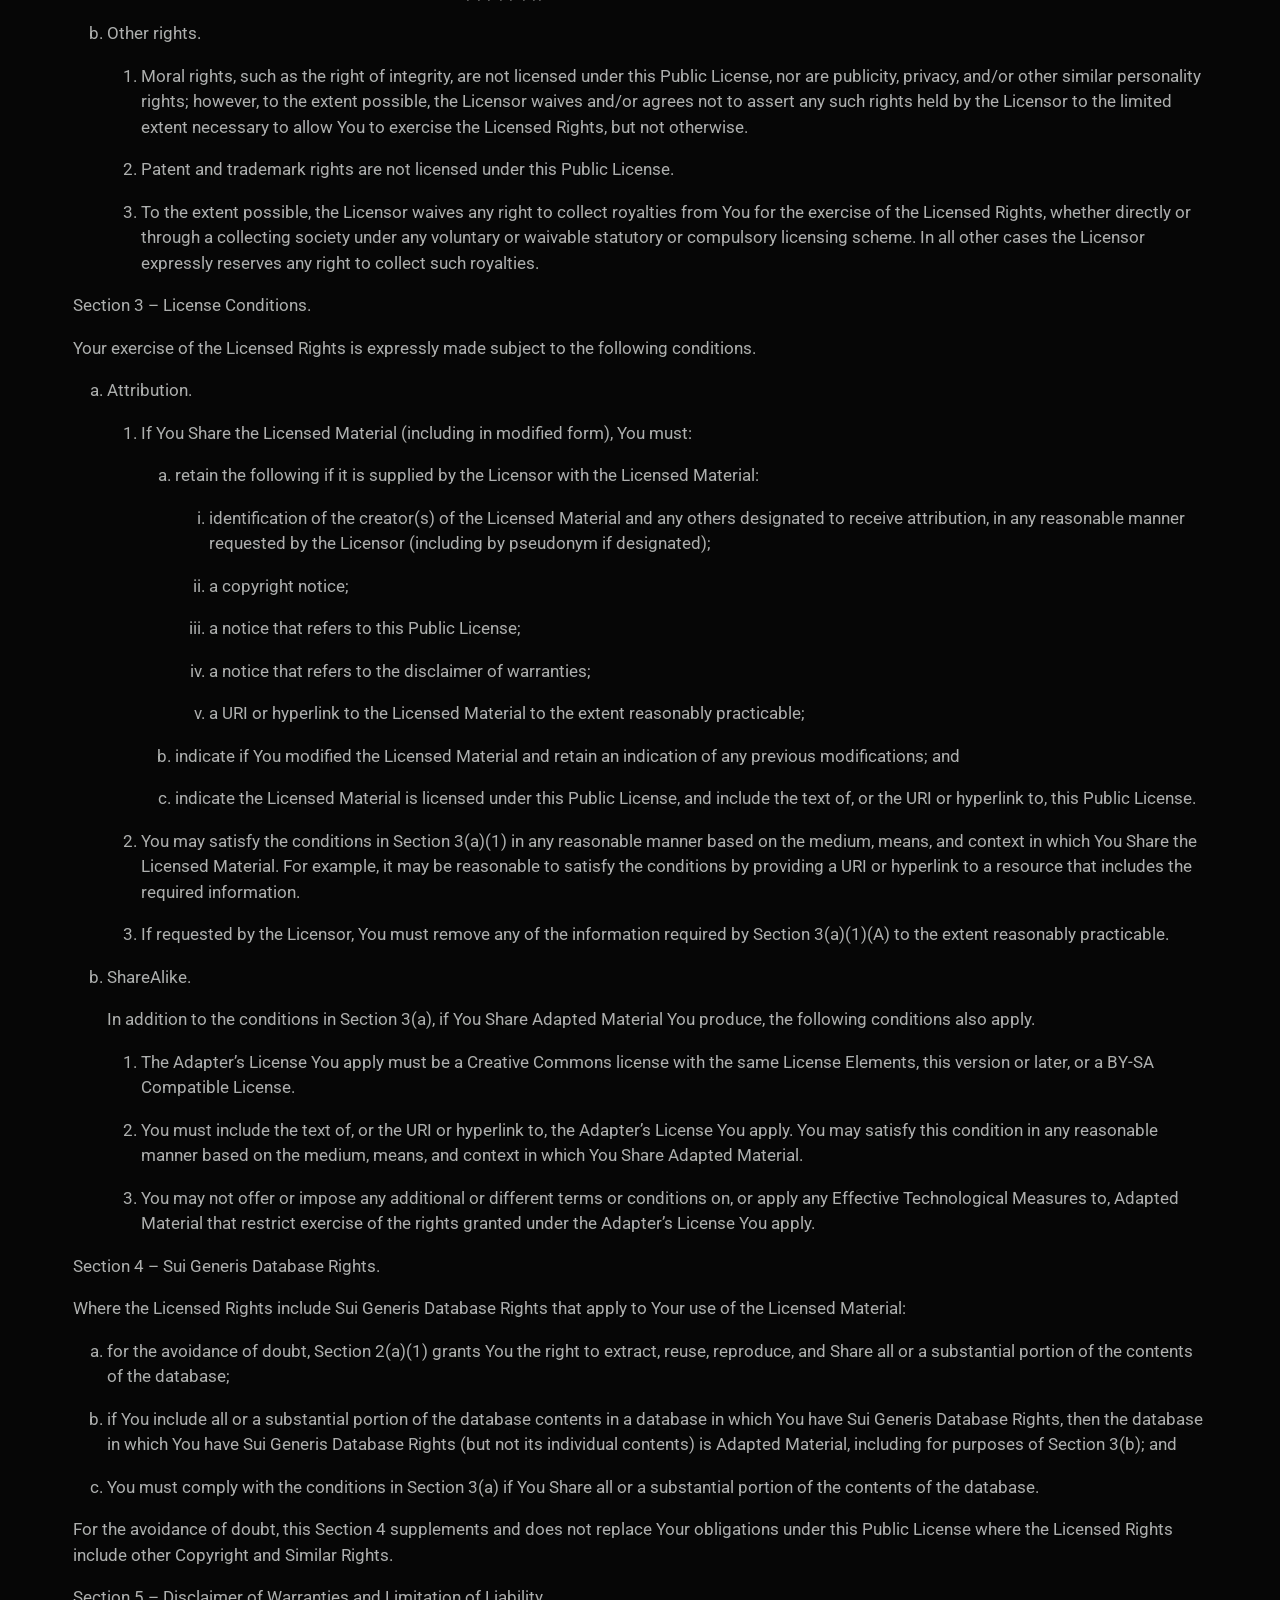
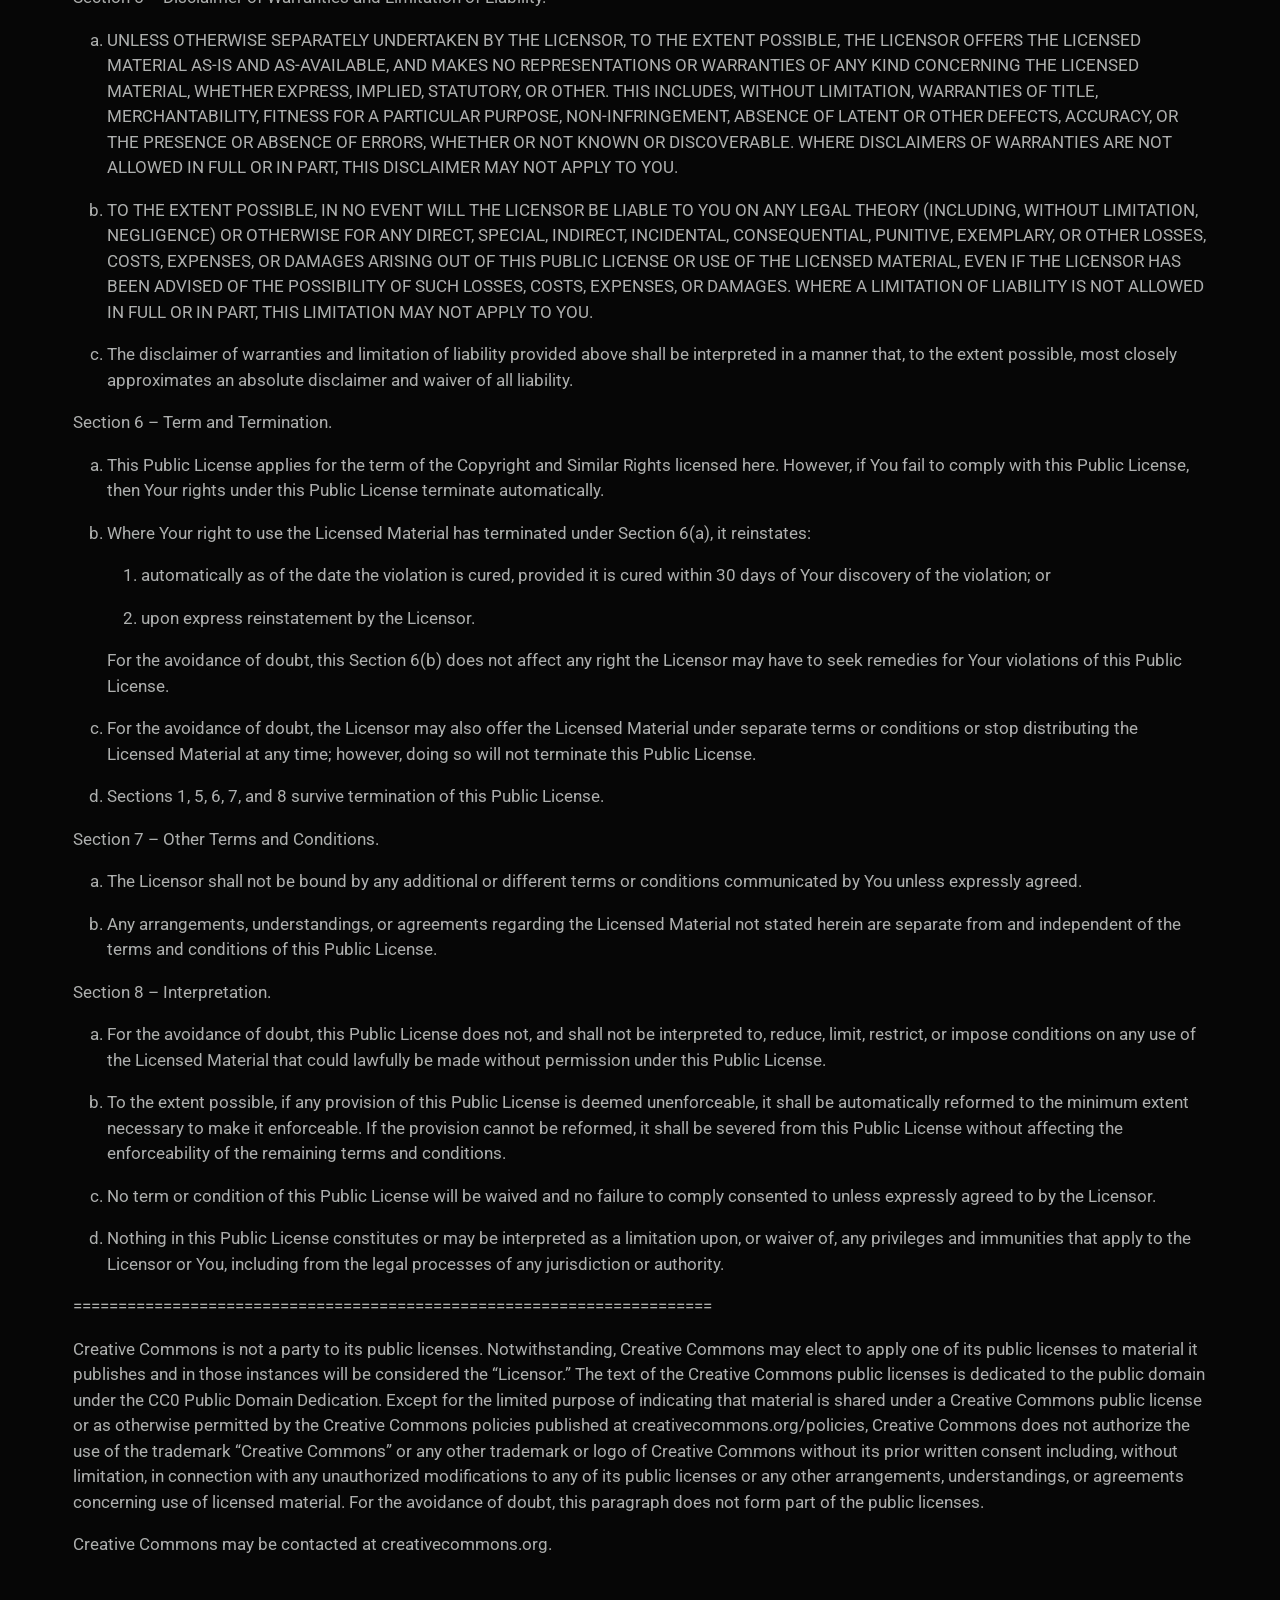
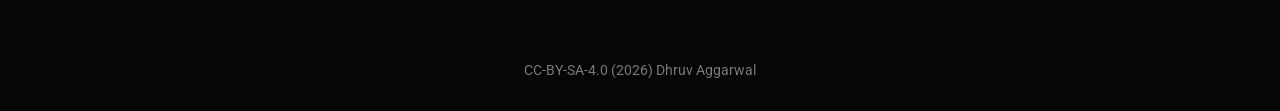
<file: docs/LICENSE.html>
<!DOCTYPE html>
<html xmlns="http://www.w3.org/1999/xhtml" lang="en" xml:lang="en"><head>

<meta charset="utf-8">
<meta name="generator" content="quarto-1.10.19">

<meta name="viewport" content="width=device-width, initial-scale=1.0, user-scalable=yes">


<title>license – Dhruv Aggarwal</title>
<style>
/* Default styles provided by pandoc.
** See https://pandoc.org/MANUAL.html#variables-for-html for config info.
*/
span.smallcaps{font-variant: small-caps;}
div.columns{display: flex; gap: 1.5em;}
div.column{flex: auto;}
@media screen {
div.columns{gap: min(4vw, 1.5em);}
div.column{overflow-x: auto;}
}
div.hanging-indent{margin-left: 1.5em; text-indent: -1.5em;}
ul.task-list{list-style: none;}
ul.task-list li input[type="checkbox"] {
  width: 0.8em;
  margin: 0 0.8em 0.2em -1em; /* quarto-specific, see https://github.com/quarto-dev/quarto-cli/issues/4556 */ 
  vertical-align: middle;
}
</style>


<script src="site_libs/quarto-nav/quarto-nav.js"></script>
<script src="site_libs/quarto-nav/headroom.min.js"></script>
<script src="site_libs/clipboard/clipboard.min.js"></script>
<script src="site_libs/quarto-search/autocomplete.umd.js"></script>
<script src="site_libs/quarto-search/fuse.min.js"></script>
<script src="site_libs/quarto-search/quarto-search.js"></script>
<meta name="quarto:offset" content="./">
<script src="site_libs/quarto-html/quarto.js" type="module"></script>
<script src="site_libs/quarto-html/tabsets/tabsets.js" type="module"></script>
<script src="site_libs/quarto-html/popper.min.js"></script>
<script src="site_libs/quarto-html/tippy.umd.min.js"></script>
<script src="site_libs/quarto-html/anchor.min.js"></script>
<link href="site_libs/quarto-html/tippy.css" rel="stylesheet">
<link href="site_libs/quarto-html/quarto-syntax-highlighting-bf27225e3a48a9273f3daa8f8e829971.css" rel="stylesheet" class="quarto-color-scheme" id="quarto-text-highlighting-styles">
<link href="site_libs/quarto-html/quarto-syntax-highlighting-dark-b626d73c4c936ccc3cb08be7d45d1df6.css" rel="stylesheet" class="quarto-color-scheme quarto-color-alternate" id="quarto-text-highlighting-styles">
<script src="site_libs/bootstrap/bootstrap.min.js"></script>
<link href="site_libs/bootstrap/bootstrap-icons.css" rel="stylesheet">
<link href="site_libs/bootstrap/bootstrap-0d542d71a745ea6cacbc55c246e4d6ae.min.css" rel="stylesheet" append-hash="true" class="quarto-color-scheme" id="quarto-bootstrap" data-mode="light">
<link href="site_libs/bootstrap/bootstrap-dark-b015860c8b364e46083be0abd0510b64.min.css" rel="stylesheet" append-hash="true" class="quarto-color-scheme quarto-color-alternate" id="quarto-bootstrap" data-mode="dark">
<script id="quarto-search-options" type="application/json">{
  "location": "navbar",
  "copy-button": false,
  "collapse-after": 3,
  "panel-placement": "end",
  "type": "overlay",
  "limit": 50,
  "keyboard-shortcut": [
    "f",
    "/",
    "s"
  ],
  "show-item-context": false,
  "language": {
    "search-no-results-text": "No results",
    "search-matching-documents-text": "matching documents",
    "search-copy-link-title": "Copy link to search",
    "search-hide-matches-text": "Hide additional matches",
    "search-more-match-text": "more match in this document",
    "search-more-matches-text": "more matches in this document",
    "search-clear-button-title": "Clear",
    "search-text-placeholder": "",
    "search-detached-cancel-button-title": "Cancel",
    "search-submit-button-title": "Submit",
    "search-label": "Search"
  }
}</script>


<link rel="stylesheet" href="styles.css">
</head>

<body class="nav-fixed quarto-dark"><script id="quarto-html-before-body" type="application/javascript">
    const toggleBodyColorMode = (bsSheetEl) => {
      const mode = bsSheetEl.getAttribute("data-mode");
      const bodyEl = window.document.querySelector("body");
      if (mode === "dark") {
        bodyEl.classList.add("quarto-dark");
        bodyEl.classList.remove("quarto-light");
      } else {
        bodyEl.classList.add("quarto-light");
        bodyEl.classList.remove("quarto-dark");
      }
    }
    const toggleBodyColorPrimary = () => {
      const bsSheetEl = window.document.querySelector("link#quarto-bootstrap:not([rel=disabled-stylesheet])");
      if (bsSheetEl) {
        toggleBodyColorMode(bsSheetEl);
      }
    }
    const setColorSchemeToggle = (alternate) => {
      const toggles = window.document.querySelectorAll('.quarto-color-scheme-toggle');
      for (let i=0; i < toggles.length; i++) {
        const toggle = toggles[i];
        if (toggle) {
          if (alternate) {
            toggle.classList.add("alternate");
          } else {
            toggle.classList.remove("alternate");
          }
        }
      }
    };
    const toggleColorMode = (alternate) => {
      // Switch the stylesheets
      const primaryStylesheets = window.document.querySelectorAll('link.quarto-color-scheme:not(.quarto-color-alternate)');
      const alternateStylesheets = window.document.querySelectorAll('link.quarto-color-scheme.quarto-color-alternate');
      manageTransitions('#quarto-margin-sidebar .nav-link', false);
      if (alternate) {
        // note: dark is layered on light, we don't disable primary!
        enableStylesheet(alternateStylesheets);
        for (const sheetNode of alternateStylesheets) {
          if (sheetNode.id === "quarto-bootstrap") {
            toggleBodyColorMode(sheetNode);
          }
        }
      } else {
        disableStylesheet(alternateStylesheets);
        enableStylesheet(primaryStylesheets)
        toggleBodyColorPrimary();
      }
      manageTransitions('#quarto-margin-sidebar .nav-link', true);
      // Switch the toggles
      setColorSchemeToggle(alternate)
      // Hack to workaround the fact that safari doesn't
      // properly recolor the scrollbar when toggling (#1455)
      if (navigator.userAgent.indexOf('Safari') > 0 && navigator.userAgent.indexOf('Chrome') == -1) {
        manageTransitions("body", false);
        window.scrollTo(0, 1);
        setTimeout(() => {
          window.scrollTo(0, 0);
          manageTransitions("body", true);
        }, 40);
      }
    }
    const disableStylesheet = (stylesheets) => {
      for (let i=0; i < stylesheets.length; i++) {
        const stylesheet = stylesheets[i];
        stylesheet.rel = 'disabled-stylesheet';
      }
    }
    const enableStylesheet = (stylesheets) => {
      for (let i=0; i < stylesheets.length; i++) {
        const stylesheet = stylesheets[i];
        if(stylesheet.rel !== 'stylesheet') { // for Chrome, which will still FOUC without this check
          stylesheet.rel = 'stylesheet';
        }
      }
    }
    const manageTransitions = (selector, allowTransitions) => {
      const els = window.document.querySelectorAll(selector);
      for (let i=0; i < els.length; i++) {
        const el = els[i];
        if (allowTransitions) {
          el.classList.remove('notransition');
        } else {
          el.classList.add('notransition');
        }
      }
    }
    const isFileUrl = () => {
      return window.location.protocol === 'file:';
    }
    const hasAlternateSentinel = () => {
      let styleSentinel = getColorSchemeSentinel();
      if (styleSentinel !== null) {
        return styleSentinel === "alternate";
      } else {
        return false;
      }
    }
    const setStyleSentinel = (alternate) => {
      const value = alternate ? "alternate" : "default";
      if (!isFileUrl()) {
        window.localStorage.setItem("quarto-color-scheme", value);
      } else {
        localAlternateSentinel = value;
      }
    }
    const getColorSchemeSentinel = () => {
      if (!isFileUrl()) {
        const storageValue = window.localStorage.getItem("quarto-color-scheme");
        return storageValue != null ? storageValue : localAlternateSentinel;
      } else {
        return localAlternateSentinel;
      }
    }
    const toggleGiscusIfUsed = (isAlternate, darkModeDefault) => {
      const baseTheme = document.querySelector('#giscus-base-theme')?.value ?? 'light';
      const alternateTheme = document.querySelector('#giscus-alt-theme')?.value ?? 'dark';
      let newTheme = '';
      if(authorPrefersDark) {
        newTheme = isAlternate ? baseTheme : alternateTheme;
      } else {
        newTheme = isAlternate ? alternateTheme : baseTheme;
      }
      const changeGiscusTheme = () => {
        // From: https://github.com/giscus/giscus/issues/336
        const sendMessage = (message) => {
          const iframe = document.querySelector('iframe.giscus-frame');
          if (!iframe) return;
          iframe.contentWindow.postMessage({ giscus: message }, 'https://giscus.app');
        }
        sendMessage({
          setConfig: {
            theme: newTheme
          }
        });
      }
      const isGiscussLoaded = window.document.querySelector('iframe.giscus-frame') !== null;
      if (isGiscussLoaded) {
        changeGiscusTheme();
      }
    };
    const authorPrefersDark = true;
    const darkModeDefault = authorPrefersDark;
    let localAlternateSentinel = darkModeDefault ? 'alternate' : 'default';
    // Dark / light mode switch
    window.quartoToggleColorScheme = () => {
      // Read the current dark / light value
      let toAlternate = !hasAlternateSentinel();
      toggleColorMode(toAlternate);
      setStyleSentinel(toAlternate);
      toggleGiscusIfUsed(toAlternate, darkModeDefault);
      window.dispatchEvent(new Event('resize'));
    };
    // Switch to dark mode if need be
    if (hasAlternateSentinel()) {
      toggleColorMode(true);
    } else {
      toggleColorMode(false);
    }
  </script>

<div id="quarto-search-results"></div>
  <header id="quarto-header" class="headroom fixed-top">
    <nav class="navbar navbar-expand-lg " data-bs-theme="dark">
      <div class="navbar-container container-fluid">
      <div class="navbar-brand-container mx-auto">
    <a class="navbar-brand" href="./index.html">
    <span class="navbar-title">Dhruv Aggarwal</span>
    </a>
  </div>
            <div id="quarto-search" class="" title="Search"></div>
          <button class="navbar-toggler" type="button" data-bs-toggle="collapse" data-bs-target="#navbarCollapse" aria-controls="navbarCollapse" role="menu" aria-expanded="false" aria-label="Toggle navigation" onclick="if (window.quartoToggleHeadroom) { window.quartoToggleHeadroom(); }">
  <span class="navbar-toggler-icon"></span>
</button>
          <div class="collapse navbar-collapse" id="navbarCollapse">
            <ul class="navbar-nav navbar-nav-scroll me-auto">
  <li class="nav-item">
    <a class="nav-link" href="./index.html"> 
<span class="menu-text">Home</span></a>
  </li>  
  <li class="nav-item">
    <a class="nav-link" href="./research.html"> 
<span class="menu-text">Research</span></a>
  </li>  
  <li class="nav-item">
    <a class="nav-link" href="./resources.html"> 
<span class="menu-text">Resources</span></a>
  </li>  
</ul>
          </div> <!-- /navcollapse -->
            <div class="quarto-navbar-tools">
  <a href="" class="quarto-color-scheme-toggle quarto-navigation-tool  px-1" onclick="window.quartoToggleColorScheme(); return false;" title="Toggle dark mode"><i class="bi"></i></a>
</div>
      </div> <!-- /container-fluid -->
    </nav>
</header>
<!-- content -->
<div id="quarto-content" class="quarto-container page-columns page-rows-contents page-layout-full page-navbar">
<!-- sidebar -->
<!-- margin-sidebar -->
    <div id="quarto-margin-sidebar" class="sidebar margin-sidebar zindex-bottom">
        
    </div>
<!-- main -->
<main class="content column-page" id="quarto-document-content"><header id="title-block-header" class="quarto-title-block"></header>





<p>Attribution-ShareAlike 4.0 International</p>
<p>=======================================================================</p>
<p>Creative Commons Corporation (“Creative Commons”) is not a law firm and does not provide legal services or legal advice. Distribution of Creative Commons public licenses does not create a lawyer-client or other relationship. Creative Commons makes its licenses and related information available on an “as-is” basis. Creative Commons gives no warranties regarding its licenses, any material licensed under their terms and conditions, or any related information. Creative Commons disclaims all liability for damages resulting from their use to the fullest extent possible.</p>
<p>Using Creative Commons Public Licenses</p>
<p>Creative Commons public licenses provide a standard set of terms and conditions that creators and other rights holders may use to share original works of authorship and other material subject to copyright and certain other rights specified in the public license below. The following considerations are for informational purposes only, are not exhaustive, and do not form part of our licenses.</p>
<pre><code> Considerations for licensors: Our public licenses are
 intended for use by those authorized to give the public
 permission to use material in ways otherwise restricted by
 copyright and certain other rights. Our licenses are
 irrevocable. Licensors should read and understand the terms
 and conditions of the license they choose before applying it.
 Licensors should also secure all rights necessary before
 applying our licenses so that the public can reuse the
 material as expected. Licensors should clearly mark any
 material not subject to the license. This includes other CC-
 licensed material, or material used under an exception or
 limitation to copyright. More considerations for licensors:
 wiki.creativecommons.org/Considerations_for_licensors

 Considerations for the public: By using one of our public
 licenses, a licensor grants the public permission to use the
 licensed material under specified terms and conditions. If
 the licensor's permission is not necessary for any reason--for
 example, because of any applicable exception or limitation to
 copyright--then that use is not regulated by the license. Our
 licenses grant only permissions under copyright and certain
 other rights that a licensor has authority to grant. Use of
 the licensed material may still be restricted for other
 reasons, including because others have copyright or other
 rights in the material. A licensor may make special requests,
 such as asking that all changes be marked or described.
 Although not required by our licenses, you are encouraged to
 respect those requests where reasonable. More considerations
 for the public:
 wiki.creativecommons.org/Considerations_for_licensees</code></pre>
<p>=======================================================================</p>
<p>Creative Commons Attribution-ShareAlike 4.0 International Public License</p>
<p>By exercising the Licensed Rights (defined below), You accept and agree to be bound by the terms and conditions of this Creative Commons Attribution-ShareAlike 4.0 International Public License (“Public License”). To the extent this Public License may be interpreted as a contract, You are granted the Licensed Rights in consideration of Your acceptance of these terms and conditions, and the Licensor grants You such rights in consideration of benefits the Licensor receives from making the Licensed Material available under these terms and conditions.</p>
<p>Section 1 – Definitions.</p>
<ol type="a">
<li><p>Adapted Material means material subject to Copyright and Similar Rights that is derived from or based upon the Licensed Material and in which the Licensed Material is translated, altered, arranged, transformed, or otherwise modified in a manner requiring permission under the Copyright and Similar Rights held by the Licensor. For purposes of this Public License, where the Licensed Material is a musical work, performance, or sound recording, Adapted Material is always produced where the Licensed Material is synched in timed relation with a moving image.</p></li>
<li><p>Adapter’s License means the license You apply to Your Copyright and Similar Rights in Your contributions to Adapted Material in accordance with the terms and conditions of this Public License.</p></li>
<li><p>BY-SA Compatible License means a license listed at creativecommons.org/compatiblelicenses, approved by Creative Commons as essentially the equivalent of this Public License.</p></li>
<li><p>Copyright and Similar Rights means copyright and/or similar rights closely related to copyright including, without limitation, performance, broadcast, sound recording, and Sui Generis Database Rights, without regard to how the rights are labeled or categorized. For purposes of this Public License, the rights specified in Section 2(b)(1)-(2) are not Copyright and Similar Rights.</p></li>
<li><p>Effective Technological Measures means those measures that, in the absence of proper authority, may not be circumvented under laws fulfilling obligations under Article 11 of the WIPO Copyright Treaty adopted on December 20, 1996, and/or similar international agreements.</p></li>
<li><p>Exceptions and Limitations means fair use, fair dealing, and/or any other exception or limitation to Copyright and Similar Rights that applies to Your use of the Licensed Material.</p></li>
<li><p>License Elements means the license attributes listed in the name of a Creative Commons Public License. The License Elements of this Public License are Attribution and ShareAlike.</p></li>
<li><p>Licensed Material means the artistic or literary work, database, or other material to which the Licensor applied this Public License.</p></li>
<li><p>Licensed Rights means the rights granted to You subject to the terms and conditions of this Public License, which are limited to all Copyright and Similar Rights that apply to Your use of the Licensed Material and that the Licensor has authority to license.</p></li>
<li><p>Licensor means the individual(s) or entity(ies) granting rights under this Public License.</p></li>
<li><p>Share means to provide material to the public by any means or process that requires permission under the Licensed Rights, such as reproduction, public display, public performance, distribution, dissemination, communication, or importation, and to make material available to the public including in ways that members of the public may access the material from a place and at a time individually chosen by them.</p></li>
<li><p>Sui Generis Database Rights means rights other than copyright resulting from Directive 96/9/EC of the European Parliament and of the Council of 11 March 1996 on the legal protection of databases, as amended and/or succeeded, as well as other essentially equivalent rights anywhere in the world.</p></li>
<li><p>You means the individual or entity exercising the Licensed Rights under this Public License. Your has a corresponding meaning.</p></li>
</ol>
<p>Section 2 – Scope.</p>
<ol type="a">
<li><p>License grant.</p>
<ol type="1">
<li><p>Subject to the terms and conditions of this Public License, the Licensor hereby grants You a worldwide, royalty-free, non-sublicensable, non-exclusive, irrevocable license to exercise the Licensed Rights in the Licensed Material to:</p>
<ol type="a">
<li><p>reproduce and Share the Licensed Material, in whole or in part; and</p></li>
<li><p>produce, reproduce, and Share Adapted Material.</p></li>
</ol></li>
<li><p>Exceptions and Limitations. For the avoidance of doubt, where Exceptions and Limitations apply to Your use, this Public License does not apply, and You do not need to comply with its terms and conditions.</p></li>
<li><p>Term. The term of this Public License is specified in Section 6(a).</p></li>
<li><p>Media and formats; technical modifications allowed. The Licensor authorizes You to exercise the Licensed Rights in all media and formats whether now known or hereafter created, and to make technical modifications necessary to do so. The Licensor waives and/or agrees not to assert any right or authority to forbid You from making technical modifications necessary to exercise the Licensed Rights, including technical modifications necessary to circumvent Effective Technological Measures. For purposes of this Public License, simply making modifications authorized by this Section 2(a)</p>
<ol start="4" type="1">
<li>never produces Adapted Material.</li>
</ol></li>
<li><p>Downstream recipients.</p>
<ol type="a">
<li><p>Offer from the Licensor – Licensed Material. Every recipient of the Licensed Material automatically receives an offer from the Licensor to exercise the Licensed Rights under the terms and conditions of this Public License.</p></li>
<li><p>Additional offer from the Licensor – Adapted Material. Every recipient of Adapted Material from You automatically receives an offer from the Licensor to exercise the Licensed Rights in the Adapted Material under the conditions of the Adapter’s License You apply.</p></li>
<li><p>No downstream restrictions. You may not offer or impose any additional or different terms or conditions on, or apply any Effective Technological Measures to, the Licensed Material if doing so restricts exercise of the Licensed Rights by any recipient of the Licensed Material.</p></li>
</ol></li>
<li><p>No endorsement. Nothing in this Public License constitutes or may be construed as permission to assert or imply that You are, or that Your use of the Licensed Material is, connected with, or sponsored, endorsed, or granted official status by, the Licensor or others designated to receive attribution as provided in Section 3(a)(1)(A)(i).</p></li>
</ol></li>
<li><p>Other rights.</p>
<ol type="1">
<li><p>Moral rights, such as the right of integrity, are not licensed under this Public License, nor are publicity, privacy, and/or other similar personality rights; however, to the extent possible, the Licensor waives and/or agrees not to assert any such rights held by the Licensor to the limited extent necessary to allow You to exercise the Licensed Rights, but not otherwise.</p></li>
<li><p>Patent and trademark rights are not licensed under this Public License.</p></li>
<li><p>To the extent possible, the Licensor waives any right to collect royalties from You for the exercise of the Licensed Rights, whether directly or through a collecting society under any voluntary or waivable statutory or compulsory licensing scheme. In all other cases the Licensor expressly reserves any right to collect such royalties.</p></li>
</ol></li>
</ol>
<p>Section 3 – License Conditions.</p>
<p>Your exercise of the Licensed Rights is expressly made subject to the following conditions.</p>
<ol type="a">
<li><p>Attribution.</p>
<ol type="1">
<li><p>If You Share the Licensed Material (including in modified form), You must:</p>
<ol type="a">
<li><p>retain the following if it is supplied by the Licensor with the Licensed Material:</p>
<ol type="i">
<li><p>identification of the creator(s) of the Licensed Material and any others designated to receive attribution, in any reasonable manner requested by the Licensor (including by pseudonym if designated);</p></li>
<li><p>a copyright notice;</p></li>
<li><p>a notice that refers to this Public License;</p></li>
<li><p>a notice that refers to the disclaimer of warranties;</p></li>
<li><p>a URI or hyperlink to the Licensed Material to the extent reasonably practicable;</p></li>
</ol></li>
<li><p>indicate if You modified the Licensed Material and retain an indication of any previous modifications; and</p></li>
<li><p>indicate the Licensed Material is licensed under this Public License, and include the text of, or the URI or hyperlink to, this Public License.</p></li>
</ol></li>
<li><p>You may satisfy the conditions in Section 3(a)(1) in any reasonable manner based on the medium, means, and context in which You Share the Licensed Material. For example, it may be reasonable to satisfy the conditions by providing a URI or hyperlink to a resource that includes the required information.</p></li>
<li><p>If requested by the Licensor, You must remove any of the information required by Section 3(a)(1)(A) to the extent reasonably practicable.</p></li>
</ol></li>
<li><p>ShareAlike.</p>
<p>In addition to the conditions in Section 3(a), if You Share Adapted Material You produce, the following conditions also apply.</p>
<ol type="1">
<li><p>The Adapter’s License You apply must be a Creative Commons license with the same License Elements, this version or later, or a BY-SA Compatible License.</p></li>
<li><p>You must include the text of, or the URI or hyperlink to, the Adapter’s License You apply. You may satisfy this condition in any reasonable manner based on the medium, means, and context in which You Share Adapted Material.</p></li>
<li><p>You may not offer or impose any additional or different terms or conditions on, or apply any Effective Technological Measures to, Adapted Material that restrict exercise of the rights granted under the Adapter’s License You apply.</p></li>
</ol></li>
</ol>
<p>Section 4 – Sui Generis Database Rights.</p>
<p>Where the Licensed Rights include Sui Generis Database Rights that apply to Your use of the Licensed Material:</p>
<ol type="a">
<li><p>for the avoidance of doubt, Section 2(a)(1) grants You the right to extract, reuse, reproduce, and Share all or a substantial portion of the contents of the database;</p></li>
<li><p>if You include all or a substantial portion of the database contents in a database in which You have Sui Generis Database Rights, then the database in which You have Sui Generis Database Rights (but not its individual contents) is Adapted Material, including for purposes of Section 3(b); and</p></li>
<li><p>You must comply with the conditions in Section 3(a) if You Share all or a substantial portion of the contents of the database.</p></li>
</ol>
<p>For the avoidance of doubt, this Section 4 supplements and does not replace Your obligations under this Public License where the Licensed Rights include other Copyright and Similar Rights.</p>
<p>Section 5 – Disclaimer of Warranties and Limitation of Liability.</p>
<ol type="a">
<li><p>UNLESS OTHERWISE SEPARATELY UNDERTAKEN BY THE LICENSOR, TO THE EXTENT POSSIBLE, THE LICENSOR OFFERS THE LICENSED MATERIAL AS-IS AND AS-AVAILABLE, AND MAKES NO REPRESENTATIONS OR WARRANTIES OF ANY KIND CONCERNING THE LICENSED MATERIAL, WHETHER EXPRESS, IMPLIED, STATUTORY, OR OTHER. THIS INCLUDES, WITHOUT LIMITATION, WARRANTIES OF TITLE, MERCHANTABILITY, FITNESS FOR A PARTICULAR PURPOSE, NON-INFRINGEMENT, ABSENCE OF LATENT OR OTHER DEFECTS, ACCURACY, OR THE PRESENCE OR ABSENCE OF ERRORS, WHETHER OR NOT KNOWN OR DISCOVERABLE. WHERE DISCLAIMERS OF WARRANTIES ARE NOT ALLOWED IN FULL OR IN PART, THIS DISCLAIMER MAY NOT APPLY TO YOU.</p></li>
<li><p>TO THE EXTENT POSSIBLE, IN NO EVENT WILL THE LICENSOR BE LIABLE TO YOU ON ANY LEGAL THEORY (INCLUDING, WITHOUT LIMITATION, NEGLIGENCE) OR OTHERWISE FOR ANY DIRECT, SPECIAL, INDIRECT, INCIDENTAL, CONSEQUENTIAL, PUNITIVE, EXEMPLARY, OR OTHER LOSSES, COSTS, EXPENSES, OR DAMAGES ARISING OUT OF THIS PUBLIC LICENSE OR USE OF THE LICENSED MATERIAL, EVEN IF THE LICENSOR HAS BEEN ADVISED OF THE POSSIBILITY OF SUCH LOSSES, COSTS, EXPENSES, OR DAMAGES. WHERE A LIMITATION OF LIABILITY IS NOT ALLOWED IN FULL OR IN PART, THIS LIMITATION MAY NOT APPLY TO YOU.</p></li>
<li><p>The disclaimer of warranties and limitation of liability provided above shall be interpreted in a manner that, to the extent possible, most closely approximates an absolute disclaimer and waiver of all liability.</p></li>
</ol>
<p>Section 6 – Term and Termination.</p>
<ol type="a">
<li><p>This Public License applies for the term of the Copyright and Similar Rights licensed here. However, if You fail to comply with this Public License, then Your rights under this Public License terminate automatically.</p></li>
<li><p>Where Your right to use the Licensed Material has terminated under Section 6(a), it reinstates:</p>
<ol type="1">
<li><p>automatically as of the date the violation is cured, provided it is cured within 30 days of Your discovery of the violation; or</p></li>
<li><p>upon express reinstatement by the Licensor.</p></li>
</ol>
<p>For the avoidance of doubt, this Section 6(b) does not affect any right the Licensor may have to seek remedies for Your violations of this Public License.</p></li>
<li><p>For the avoidance of doubt, the Licensor may also offer the Licensed Material under separate terms or conditions or stop distributing the Licensed Material at any time; however, doing so will not terminate this Public License.</p></li>
<li><p>Sections 1, 5, 6, 7, and 8 survive termination of this Public License.</p></li>
</ol>
<p>Section 7 – Other Terms and Conditions.</p>
<ol type="a">
<li><p>The Licensor shall not be bound by any additional or different terms or conditions communicated by You unless expressly agreed.</p></li>
<li><p>Any arrangements, understandings, or agreements regarding the Licensed Material not stated herein are separate from and independent of the terms and conditions of this Public License.</p></li>
</ol>
<p>Section 8 – Interpretation.</p>
<ol type="a">
<li><p>For the avoidance of doubt, this Public License does not, and shall not be interpreted to, reduce, limit, restrict, or impose conditions on any use of the Licensed Material that could lawfully be made without permission under this Public License.</p></li>
<li><p>To the extent possible, if any provision of this Public License is deemed unenforceable, it shall be automatically reformed to the minimum extent necessary to make it enforceable. If the provision cannot be reformed, it shall be severed from this Public License without affecting the enforceability of the remaining terms and conditions.</p></li>
<li><p>No term or condition of this Public License will be waived and no failure to comply consented to unless expressly agreed to by the Licensor.</p></li>
<li><p>Nothing in this Public License constitutes or may be interpreted as a limitation upon, or waiver of, any privileges and immunities that apply to the Licensor or You, including from the legal processes of any jurisdiction or authority.</p></li>
</ol>
<p>=======================================================================</p>
<p>Creative Commons is not a party to its public licenses. Notwithstanding, Creative Commons may elect to apply one of its public licenses to material it publishes and in those instances will be considered the “Licensor.” The text of the Creative Commons public licenses is dedicated to the public domain under the CC0 Public Domain Dedication. Except for the limited purpose of indicating that material is shared under a Creative Commons public license or as otherwise permitted by the Creative Commons policies published at creativecommons.org/policies, Creative Commons does not authorize the use of the trademark “Creative Commons” or any other trademark or logo of Creative Commons without its prior written consent including, without limitation, in connection with any unauthorized modifications to any of its public licenses or any other arrangements, understandings, or agreements concerning use of licensed material. For the avoidance of doubt, this paragraph does not form part of the public licenses.</p>
<p>Creative Commons may be contacted at creativecommons.org.</p>



</main> <!-- /main -->
<script id="quarto-html-after-body" type="application/javascript">
  window.document.addEventListener("DOMContentLoaded", function (event) {
    // Ensure there is a toggle, if there isn't float one in the top right
    if (window.document.querySelector('.quarto-color-scheme-toggle') === null) {
      const a = window.document.createElement('a');
      a.classList.add('top-right');
      a.classList.add('quarto-color-scheme-toggle');
      a.href = "";
      a.onclick = function() { try { window.quartoToggleColorScheme(); } catch {} return false; };
      const i = window.document.createElement("i");
      i.classList.add('bi');
      a.appendChild(i);
      window.document.body.appendChild(a);
    }
    setColorSchemeToggle(hasAlternateSentinel())
    const icon = "";
    const anchorJS = new window.AnchorJS();
    anchorJS.options = {
      placement: 'right',
      icon: icon
    };
    anchorJS.add('.anchored');
    const isCodeAnnotation = (el) => {
      for (const clz of el.classList) {
        if (clz.startsWith('code-annotation-')) {                     
          return true;
        }
      }
      return false;
    }
    const onCopySuccess = function(e) {
      // button target
      const button = e.trigger;
      // don't keep focus
      button.blur();
      // flash "checked"
      button.classList.add('code-copy-button-checked');
      var currentTitle = button.getAttribute("title");
      button.setAttribute("title", "Copied!");
      let tooltip;
      if (window.bootstrap) {
        button.setAttribute("data-bs-toggle", "tooltip");
        button.setAttribute("data-bs-placement", "left");
        button.setAttribute("data-bs-title", "Copied!");
        tooltip = new bootstrap.Tooltip(button, 
          { trigger: "manual", 
            customClass: "code-copy-button-tooltip",
            offset: [0, -8]});
        tooltip.show();    
      }
      setTimeout(function() {
        if (tooltip) {
          tooltip.hide();
          button.removeAttribute("data-bs-title");
          button.removeAttribute("data-bs-toggle");
          button.removeAttribute("data-bs-placement");
        }
        button.setAttribute("title", currentTitle);
        button.classList.remove('code-copy-button-checked');
      }, 1000);
      // clear code selection
      e.clearSelection();
    }
    const getTextToCopy = function(trigger) {
      const outerScaffold = trigger.parentElement.cloneNode(true);
      const codeEl = outerScaffold.querySelector('code');
      for (const childEl of codeEl.children) {
        if (isCodeAnnotation(childEl)) {
          childEl.remove();
        }
      }
      return codeEl.innerText;
    }
    const clipboard = new window.ClipboardJS('.code-copy-button:not([data-in-quarto-modal])', {
      text: getTextToCopy
    });
    clipboard.on('success', onCopySuccess);
    if (window.document.getElementById('quarto-embedded-source-code-modal')) {
      const clipboardModal = new window.ClipboardJS('.code-copy-button[data-in-quarto-modal]', {
        text: getTextToCopy,
        container: window.document.getElementById('quarto-embedded-source-code-modal')
      });
      clipboardModal.on('success', onCopySuccess);
    }
      var localhostRegex = new RegExp(/^(?:http|https):\/\/localhost\:?[0-9]*\//);
      var mailtoRegex = new RegExp(/^mailto:/);
        var filterRegex = new RegExp('/' + window.location.host + '/');
      var isInternal = (href) => {
          return filterRegex.test(href) || localhostRegex.test(href) || mailtoRegex.test(href);
      }
      // Inspect non-navigation links and adorn them if external
     var links = window.document.querySelectorAll('a[href]:not(.nav-link):not(.navbar-brand):not(.toc-action):not(.sidebar-link):not(.sidebar-item-toggle):not(.pagination-link):not(.no-external):not([aria-hidden]):not(.dropdown-item):not(.quarto-navigation-tool):not(.about-link)');
      for (var i=0; i<links.length; i++) {
        const link = links[i];
        if (!isInternal(link.href)) {
          // undo the damage that might have been done by quarto-nav.js in the case of
          // links that we want to consider external
          if (link.dataset.originalHref !== undefined) {
            link.href = link.dataset.originalHref;
          }
            // target, if specified
            link.setAttribute("target", "_blank");
            if (link.getAttribute("rel") === null) {
              link.setAttribute("rel", "noopener");
            }
        }
      }
    function tippyHover(el, contentFn, onTriggerFn, onUntriggerFn) {
      const config = {
        allowHTML: true,
        maxWidth: 500,
        delay: 100,
        arrow: false,
        appendTo: function(el) {
            return el.parentElement;
        },
        interactive: true,
        interactiveBorder: 10,
        theme: 'quarto',
        placement: 'bottom-start',
      };
      if (contentFn) {
        config.content = contentFn;
      }
      if (onTriggerFn) {
        config.onTrigger = onTriggerFn;
      }
      if (onUntriggerFn) {
        config.onUntrigger = onUntriggerFn;
      }
      window.tippy(el, config); 
    }
    const noterefs = window.document.querySelectorAll('a[role="doc-noteref"]');
    for (var i=0; i<noterefs.length; i++) {
      const ref = noterefs[i];
      tippyHover(ref, function() {
        // use id or data attribute instead here
        let href = ref.getAttribute('data-footnote-href') || ref.getAttribute('href');
        try { href = new URL(href).hash; } catch {}
        const id = href.replace(/^#\/?/, "");
        const note = window.document.getElementById(id);
        if (note) {
          return note.innerHTML;
        } else {
          return "";
        }
      });
    }
    const xrefs = window.document.querySelectorAll('a.quarto-xref');
    const processXRef = (id, note) => {
      // Strip column container classes
      const stripColumnClz = (el) => {
        el.classList.remove("page-full", "page-columns");
        if (el.children) {
          for (const child of el.children) {
            stripColumnClz(child);
          }
        }
      }
      stripColumnClz(note)
      if (id === null || id.startsWith('sec-')) {
        // Special case sections, only their first couple elements
        const container = document.createElement("div");
        if (note.children && note.children.length > 2) {
          container.appendChild(note.children[0].cloneNode(true));
          for (let i = 1; i < note.children.length; i++) {
            const child = note.children[i];
            if (child.tagName === "P" && child.innerText === "") {
              continue;
            } else {
              container.appendChild(child.cloneNode(true));
              break;
            }
          }
          if (window.Quarto?.typesetMath) {
            window.Quarto.typesetMath(container);
          }
          return container.innerHTML
        } else {
          if (window.Quarto?.typesetMath) {
            window.Quarto.typesetMath(note);
          }
          return note.innerHTML;
        }
      } else {
        // Remove any anchor links if they are present
        const anchorLink = note.querySelector('a.anchorjs-link');
        if (anchorLink) {
          anchorLink.remove();
        }
        if (window.Quarto?.typesetMath) {
          window.Quarto.typesetMath(note);
        }
        if (note.classList.contains("callout")) {
          return note.outerHTML;
        } else {
          return note.innerHTML;
        }
      }
    }
    for (var i=0; i<xrefs.length; i++) {
      const xref = xrefs[i];
      tippyHover(xref, undefined, function(instance) {
        instance.disable();
        let url = xref.getAttribute('href');
        let hash = undefined; 
        if (url.startsWith('#')) {
          hash = url;
        } else {
          try { hash = new URL(url).hash; } catch {}
        }
        if (hash) {
          const id = hash.replace(/^#\/?/, "");
          const note = window.document.getElementById(id);
          if (note !== null) {
            try {
              const html = processXRef(id, note.cloneNode(true));
              instance.setContent(html);
            } finally {
              instance.enable();
              instance.show();
            }
          } else {
            // See if we can fetch this
            fetch(url.split('#')[0])
            .then(res => res.text())
            .then(html => {
              const parser = new DOMParser();
              const htmlDoc = parser.parseFromString(html, "text/html");
              const note = htmlDoc.getElementById(id);
              if (note !== null) {
                const html = processXRef(id, note);
                instance.setContent(html);
              } 
            }).finally(() => {
              instance.enable();
              instance.show();
            });
          }
        } else {
          // See if we can fetch a full url (with no hash to target)
          // This is a special case and we should probably do some content thinning / targeting
          fetch(url)
          .then(res => res.text())
          .then(html => {
            const parser = new DOMParser();
            const htmlDoc = parser.parseFromString(html, "text/html");
            const note = htmlDoc.querySelector('main.content');
            if (note !== null) {
              // This should only happen for chapter cross references
              // (since there is no id in the URL)
              // remove the first header
              if (note.children.length > 0 && note.children[0].tagName === "HEADER") {
                note.children[0].remove();
              }
              const html = processXRef(null, note);
              instance.setContent(html);
            } 
          }).finally(() => {
            instance.enable();
            instance.show();
          });
        }
      }, function(instance) {
      });
    }
        let selectedAnnoteEl;
        const selectorForAnnotation = ( cell, annotation) => {
          let cellAttr = 'data-code-cell="' + cell + '"';
          let lineAttr = 'data-code-annotation="' +  annotation + '"';
          const selector = 'span[' + cellAttr + '][' + lineAttr + ']';
          return selector;
        }
        const selectCodeLines = (annoteEl) => {
          const doc = window.document;
          const targetCell = annoteEl.getAttribute("data-target-cell");
          const targetAnnotation = annoteEl.getAttribute("data-target-annotation");
          const annoteSpan = window.document.querySelector(selectorForAnnotation(targetCell, targetAnnotation));
          const lines = annoteSpan.getAttribute("data-code-lines").split(",");
          const lineIds = lines.map((line) => {
            return targetCell + "-" + line;
          })
          let top = null;
          let height = null;
          let parent = null;
          if (lineIds.length > 0) {
              //compute the position of the single el (top and bottom and make a div)
              const el = window.document.getElementById(lineIds[0]);
              top = el.offsetTop;
              height = el.offsetHeight;
              parent = el.parentElement.parentElement;
            if (lineIds.length > 1) {
              const lastEl = window.document.getElementById(lineIds[lineIds.length - 1]);
              const bottom = lastEl.offsetTop + lastEl.offsetHeight;
              height = bottom - top;
            }
            if (top !== null && height !== null && parent !== null) {
              // cook up a div (if necessary) and position it 
              let div = window.document.getElementById("code-annotation-line-highlight");
              if (div === null) {
                div = window.document.createElement("div");
                div.setAttribute("id", "code-annotation-line-highlight");
                div.style.position = 'absolute';
                parent.appendChild(div);
              }
              div.style.top = top - 2 + "px";
              div.style.height = height + 4 + "px";
              div.style.left = 0;
              let gutterDiv = window.document.getElementById("code-annotation-line-highlight-gutter");
              if (gutterDiv === null) {
                gutterDiv = window.document.createElement("div");
                gutterDiv.setAttribute("id", "code-annotation-line-highlight-gutter");
                gutterDiv.style.position = 'absolute';
                const codeCell = window.document.getElementById(targetCell);
                const gutter = codeCell.querySelector('.code-annotation-gutter');
                gutter.appendChild(gutterDiv);
              }
              gutterDiv.style.top = top - 2 + "px";
              gutterDiv.style.height = height + 4 + "px";
            }
            selectedAnnoteEl = annoteEl;
          }
        };
        const unselectCodeLines = () => {
          const elementsIds = ["code-annotation-line-highlight", "code-annotation-line-highlight-gutter"];
          elementsIds.forEach((elId) => {
            const div = window.document.getElementById(elId);
            if (div) {
              div.remove();
            }
          });
          selectedAnnoteEl = undefined;
        };
          // Handle positioning of the toggle
      window.addEventListener(
        "resize",
        throttle(() => {
          elRect = undefined;
          if (selectedAnnoteEl) {
            selectCodeLines(selectedAnnoteEl);
          }
        }, 10)
      );
      function throttle(fn, ms) {
      let throttle = false;
      let timer;
        return (...args) => {
          if(!throttle) { // first call gets through
              fn.apply(this, args);
              throttle = true;
          } else { // all the others get throttled
              if(timer) clearTimeout(timer); // cancel #2
              timer = setTimeout(() => {
                fn.apply(this, args);
                timer = throttle = false;
              }, ms);
          }
        };
      }
        // Attach click handler to the DT
        const annoteDls = window.document.querySelectorAll('dt[data-target-cell]');
        for (const annoteDlNode of annoteDls) {
          annoteDlNode.addEventListener('click', (event) => {
            const clickedEl = event.target;
            if (clickedEl !== selectedAnnoteEl) {
              unselectCodeLines();
              const activeEl = window.document.querySelector('dt[data-target-cell].code-annotation-active');
              if (activeEl) {
                activeEl.classList.remove('code-annotation-active');
              }
              selectCodeLines(clickedEl);
              clickedEl.classList.add('code-annotation-active');
            } else {
              // Unselect the line
              unselectCodeLines();
              clickedEl.classList.remove('code-annotation-active');
            }
          });
        }
    const findCites = (el) => {
      const parentEl = el.parentElement;
      if (parentEl) {
        const cites = parentEl.dataset.cites;
        if (cites) {
          return {
            el,
            cites: cites.split(' ')
          };
        } else {
          return findCites(el.parentElement)
        }
      } else {
        return undefined;
      }
    };
    var bibliorefs = window.document.querySelectorAll('a[role="doc-biblioref"]');
    for (var i=0; i<bibliorefs.length; i++) {
      const ref = bibliorefs[i];
      const citeInfo = findCites(ref);
      if (citeInfo) {
        tippyHover(citeInfo.el, function() {
          var popup = window.document.createElement('div');
          citeInfo.cites.forEach(function(cite) {
            var citeDiv = window.document.createElement('div');
            citeDiv.classList.add('hanging-indent');
            citeDiv.classList.add('csl-entry');
            var biblioDiv = window.document.getElementById('ref-' + cite);
            if (biblioDiv) {
              citeDiv.innerHTML = biblioDiv.innerHTML;
            }
            popup.appendChild(citeDiv);
          });
          return popup.innerHTML;
        });
      }
    }
  });
  </script>
</div> <!-- /content -->
<footer class="footer">
  <div class="nav-footer">
    <div class="nav-footer-left">
      &nbsp;
    </div>   
    <div class="nav-footer-center">
<p>CC-BY-SA-4.0 (2026) Dhruv Aggarwal</p>
</div>
    <div class="nav-footer-right">
      &nbsp;
    </div>
  </div>
</footer>




</body></html>
</file>
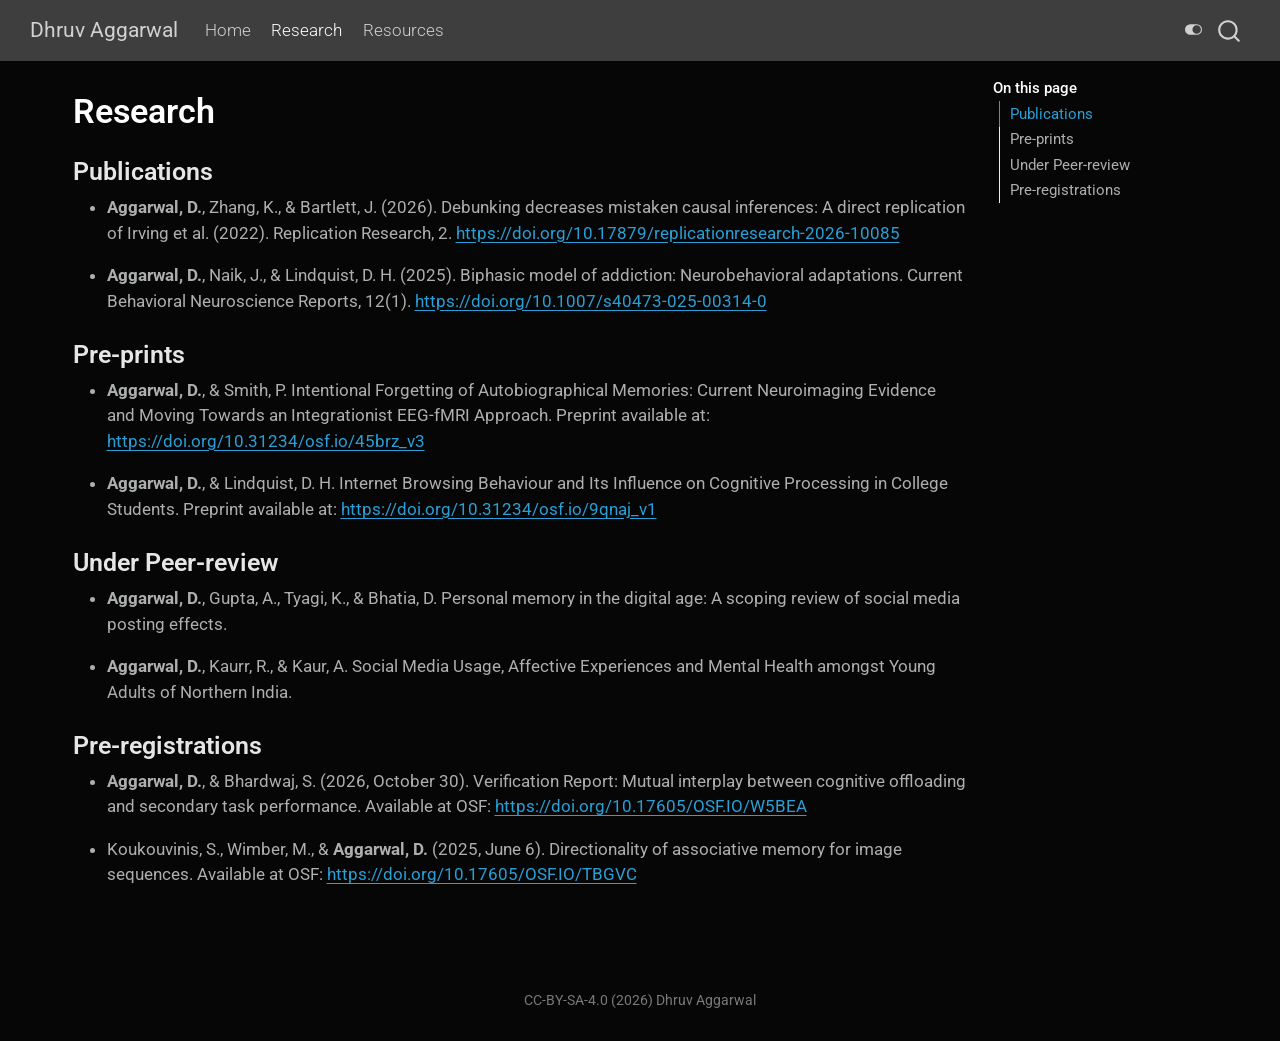
<file: docs/research.html>
<!DOCTYPE html>
<html xmlns="http://www.w3.org/1999/xhtml" lang="en" xml:lang="en"><head>

<meta charset="utf-8">
<meta name="generator" content="quarto-1.10.19">

<meta name="viewport" content="width=device-width, initial-scale=1.0, user-scalable=yes">


<title>Research – Dhruv Aggarwal</title>
<style>
/* Default styles provided by pandoc.
** See https://pandoc.org/MANUAL.html#variables-for-html for config info.
*/
span.smallcaps{font-variant: small-caps;}
div.columns{display: flex; gap: 1.5em;}
div.column{flex: auto;}
@media screen {
div.columns{gap: min(4vw, 1.5em);}
div.column{overflow-x: auto;}
}
div.hanging-indent{margin-left: 1.5em; text-indent: -1.5em;}
ul.task-list{list-style: none;}
ul.task-list li input[type="checkbox"] {
  width: 0.8em;
  margin: 0 0.8em 0.2em -1em; /* quarto-specific, see https://github.com/quarto-dev/quarto-cli/issues/4556 */ 
  vertical-align: middle;
}
</style>


<script src="site_libs/quarto-nav/quarto-nav.js"></script>
<script src="site_libs/quarto-nav/headroom.min.js"></script>
<script src="site_libs/clipboard/clipboard.min.js"></script>
<script src="site_libs/quarto-search/autocomplete.umd.js"></script>
<script src="site_libs/quarto-search/fuse.min.js"></script>
<script src="site_libs/quarto-search/quarto-search.js"></script>
<meta name="quarto:offset" content="./">
<script src="site_libs/quarto-html/quarto.js" type="module"></script>
<script src="site_libs/quarto-html/tabsets/tabsets.js" type="module"></script>
<script src="site_libs/quarto-html/popper.min.js"></script>
<script src="site_libs/quarto-html/tippy.umd.min.js"></script>
<script src="site_libs/quarto-html/anchor.min.js"></script>
<link href="site_libs/quarto-html/tippy.css" rel="stylesheet">
<link href="site_libs/quarto-html/quarto-syntax-highlighting-bf27225e3a48a9273f3daa8f8e829971.css" rel="stylesheet" class="quarto-color-scheme" id="quarto-text-highlighting-styles">
<link href="site_libs/quarto-html/quarto-syntax-highlighting-dark-b626d73c4c936ccc3cb08be7d45d1df6.css" rel="stylesheet" class="quarto-color-scheme quarto-color-alternate" id="quarto-text-highlighting-styles">
<script src="site_libs/bootstrap/bootstrap.min.js"></script>
<link href="site_libs/bootstrap/bootstrap-icons.css" rel="stylesheet">
<link href="site_libs/bootstrap/bootstrap-0d542d71a745ea6cacbc55c246e4d6ae.min.css" rel="stylesheet" append-hash="true" class="quarto-color-scheme" id="quarto-bootstrap" data-mode="light">
<link href="site_libs/bootstrap/bootstrap-dark-b015860c8b364e46083be0abd0510b64.min.css" rel="stylesheet" append-hash="true" class="quarto-color-scheme quarto-color-alternate" id="quarto-bootstrap" data-mode="dark">
<script id="quarto-search-options" type="application/json">{
  "location": "navbar",
  "copy-button": false,
  "collapse-after": 3,
  "panel-placement": "end",
  "type": "overlay",
  "limit": 50,
  "keyboard-shortcut": [
    "f",
    "/",
    "s"
  ],
  "show-item-context": false,
  "language": {
    "search-no-results-text": "No results",
    "search-matching-documents-text": "matching documents",
    "search-copy-link-title": "Copy link to search",
    "search-hide-matches-text": "Hide additional matches",
    "search-more-match-text": "more match in this document",
    "search-more-matches-text": "more matches in this document",
    "search-clear-button-title": "Clear",
    "search-text-placeholder": "",
    "search-detached-cancel-button-title": "Cancel",
    "search-submit-button-title": "Submit",
    "search-label": "Search"
  }
}</script>


<link rel="stylesheet" href="styles.css">
</head>

<body class="nav-fixed quarto-dark"><script id="quarto-html-before-body" type="application/javascript">
    const toggleBodyColorMode = (bsSheetEl) => {
      const mode = bsSheetEl.getAttribute("data-mode");
      const bodyEl = window.document.querySelector("body");
      if (mode === "dark") {
        bodyEl.classList.add("quarto-dark");
        bodyEl.classList.remove("quarto-light");
      } else {
        bodyEl.classList.add("quarto-light");
        bodyEl.classList.remove("quarto-dark");
      }
    }
    const toggleBodyColorPrimary = () => {
      const bsSheetEl = window.document.querySelector("link#quarto-bootstrap:not([rel=disabled-stylesheet])");
      if (bsSheetEl) {
        toggleBodyColorMode(bsSheetEl);
      }
    }
    const setColorSchemeToggle = (alternate) => {
      const toggles = window.document.querySelectorAll('.quarto-color-scheme-toggle');
      for (let i=0; i < toggles.length; i++) {
        const toggle = toggles[i];
        if (toggle) {
          if (alternate) {
            toggle.classList.add("alternate");
          } else {
            toggle.classList.remove("alternate");
          }
        }
      }
    };
    const toggleColorMode = (alternate) => {
      // Switch the stylesheets
      const primaryStylesheets = window.document.querySelectorAll('link.quarto-color-scheme:not(.quarto-color-alternate)');
      const alternateStylesheets = window.document.querySelectorAll('link.quarto-color-scheme.quarto-color-alternate');
      manageTransitions('#quarto-margin-sidebar .nav-link', false);
      if (alternate) {
        // note: dark is layered on light, we don't disable primary!
        enableStylesheet(alternateStylesheets);
        for (const sheetNode of alternateStylesheets) {
          if (sheetNode.id === "quarto-bootstrap") {
            toggleBodyColorMode(sheetNode);
          }
        }
      } else {
        disableStylesheet(alternateStylesheets);
        enableStylesheet(primaryStylesheets)
        toggleBodyColorPrimary();
      }
      manageTransitions('#quarto-margin-sidebar .nav-link', true);
      // Switch the toggles
      setColorSchemeToggle(alternate)
      // Hack to workaround the fact that safari doesn't
      // properly recolor the scrollbar when toggling (#1455)
      if (navigator.userAgent.indexOf('Safari') > 0 && navigator.userAgent.indexOf('Chrome') == -1) {
        manageTransitions("body", false);
        window.scrollTo(0, 1);
        setTimeout(() => {
          window.scrollTo(0, 0);
          manageTransitions("body", true);
        }, 40);
      }
    }
    const disableStylesheet = (stylesheets) => {
      for (let i=0; i < stylesheets.length; i++) {
        const stylesheet = stylesheets[i];
        stylesheet.rel = 'disabled-stylesheet';
      }
    }
    const enableStylesheet = (stylesheets) => {
      for (let i=0; i < stylesheets.length; i++) {
        const stylesheet = stylesheets[i];
        if(stylesheet.rel !== 'stylesheet') { // for Chrome, which will still FOUC without this check
          stylesheet.rel = 'stylesheet';
        }
      }
    }
    const manageTransitions = (selector, allowTransitions) => {
      const els = window.document.querySelectorAll(selector);
      for (let i=0; i < els.length; i++) {
        const el = els[i];
        if (allowTransitions) {
          el.classList.remove('notransition');
        } else {
          el.classList.add('notransition');
        }
      }
    }
    const isFileUrl = () => {
      return window.location.protocol === 'file:';
    }
    const hasAlternateSentinel = () => {
      let styleSentinel = getColorSchemeSentinel();
      if (styleSentinel !== null) {
        return styleSentinel === "alternate";
      } else {
        return false;
      }
    }
    const setStyleSentinel = (alternate) => {
      const value = alternate ? "alternate" : "default";
      if (!isFileUrl()) {
        window.localStorage.setItem("quarto-color-scheme", value);
      } else {
        localAlternateSentinel = value;
      }
    }
    const getColorSchemeSentinel = () => {
      if (!isFileUrl()) {
        const storageValue = window.localStorage.getItem("quarto-color-scheme");
        return storageValue != null ? storageValue : localAlternateSentinel;
      } else {
        return localAlternateSentinel;
      }
    }
    const toggleGiscusIfUsed = (isAlternate, darkModeDefault) => {
      const baseTheme = document.querySelector('#giscus-base-theme')?.value ?? 'light';
      const alternateTheme = document.querySelector('#giscus-alt-theme')?.value ?? 'dark';
      let newTheme = '';
      if(authorPrefersDark) {
        newTheme = isAlternate ? baseTheme : alternateTheme;
      } else {
        newTheme = isAlternate ? alternateTheme : baseTheme;
      }
      const changeGiscusTheme = () => {
        // From: https://github.com/giscus/giscus/issues/336
        const sendMessage = (message) => {
          const iframe = document.querySelector('iframe.giscus-frame');
          if (!iframe) return;
          iframe.contentWindow.postMessage({ giscus: message }, 'https://giscus.app');
        }
        sendMessage({
          setConfig: {
            theme: newTheme
          }
        });
      }
      const isGiscussLoaded = window.document.querySelector('iframe.giscus-frame') !== null;
      if (isGiscussLoaded) {
        changeGiscusTheme();
      }
    };
    const authorPrefersDark = true;
    const darkModeDefault = authorPrefersDark;
    let localAlternateSentinel = darkModeDefault ? 'alternate' : 'default';
    // Dark / light mode switch
    window.quartoToggleColorScheme = () => {
      // Read the current dark / light value
      let toAlternate = !hasAlternateSentinel();
      toggleColorMode(toAlternate);
      setStyleSentinel(toAlternate);
      toggleGiscusIfUsed(toAlternate, darkModeDefault);
      window.dispatchEvent(new Event('resize'));
    };
    // Switch to dark mode if need be
    if (hasAlternateSentinel()) {
      toggleColorMode(true);
    } else {
      toggleColorMode(false);
    }
  </script>

<div id="quarto-search-results"></div>
  <header id="quarto-header" class="headroom fixed-top">
    <nav class="navbar navbar-expand-lg " data-bs-theme="dark">
      <div class="navbar-container container-fluid">
      <div class="navbar-brand-container mx-auto">
    <a class="navbar-brand" href="./index.html">
    <span class="navbar-title">Dhruv Aggarwal</span>
    </a>
  </div>
            <div id="quarto-search" class="" title="Search"></div>
          <button class="navbar-toggler" type="button" data-bs-toggle="collapse" data-bs-target="#navbarCollapse" aria-controls="navbarCollapse" role="menu" aria-expanded="false" aria-label="Toggle navigation" onclick="if (window.quartoToggleHeadroom) { window.quartoToggleHeadroom(); }">
  <span class="navbar-toggler-icon"></span>
</button>
          <div class="collapse navbar-collapse" id="navbarCollapse">
            <ul class="navbar-nav navbar-nav-scroll me-auto">
  <li class="nav-item">
    <a class="nav-link" href="./index.html"> 
<span class="menu-text">Home</span></a>
  </li>  
  <li class="nav-item">
    <a class="nav-link active" href="./research.html" aria-current="page"> 
<span class="menu-text">Research</span></a>
  </li>  
  <li class="nav-item">
    <a class="nav-link" href="./resources.html"> 
<span class="menu-text">Resources</span></a>
  </li>  
</ul>
          </div> <!-- /navcollapse -->
            <div class="quarto-navbar-tools">
  <a href="" class="quarto-color-scheme-toggle quarto-navigation-tool  px-1" onclick="window.quartoToggleColorScheme(); return false;" title="Toggle dark mode"><i class="bi"></i></a>
</div>
      </div> <!-- /container-fluid -->
    </nav>
</header>
<!-- content -->
<div id="quarto-content" class="quarto-container page-columns page-rows-contents page-layout-full page-navbar">
<!-- sidebar -->
<!-- margin-sidebar -->
    <div id="quarto-margin-sidebar" class="sidebar margin-sidebar">
        <nav id="TOC" role="doc-toc" class="toc-active">
    <h2 id="toc-title">On this page</h2>
   
  <ul>
  <li><a href="#publications" id="toc-publications" class="nav-link active" data-scroll-target="#publications">Publications</a></li>
  <li><a href="#pre-prints" id="toc-pre-prints" class="nav-link" data-scroll-target="#pre-prints">Pre-prints</a></li>
  <li><a href="#under-peer-review" id="toc-under-peer-review" class="nav-link" data-scroll-target="#under-peer-review">Under Peer-review</a></li>
  <li><a href="#pre-registrations" id="toc-pre-registrations" class="nav-link" data-scroll-target="#pre-registrations">Pre-registrations</a></li>
  </ul>
</nav>
    </div>
<!-- main -->
<main class="content column-page-left" id="quarto-document-content">


<header id="title-block-header" class="quarto-title-block default">
<div class="quarto-title">
<h1 class="title">Research</h1>
</div>



<div class="quarto-title-meta column-page-left">

    
  
    
  </div>
  


</header>


<section id="publications" class="level3">
<h3 class="anchored" data-anchor-id="publications">Publications</h3>
<ul>
<li><p><strong>Aggarwal, D.</strong>, Zhang, K., &amp; Bartlett, J. (2026). Debunking decreases mistaken causal inferences: A direct replication of Irving et al.&nbsp;(2022). Replication Research, 2. <a href="https://www.replicationresearch.org/articles/10085/">https://doi.org/10.17879/replicationresearch-2026-10085</a></p></li>
<li><p><strong>Aggarwal, D.</strong>, Naik, J., &amp; Lindquist, D. H. (2025). Biphasic model of addiction: Neurobehavioral adaptations. Current Behavioral Neuroscience Reports, 12(1). <a href="https://doi.org/10.1007/s40473-025-00314-0" class="uri">https://doi.org/10.1007/s40473-025-00314-0</a></p></li>
</ul>
</section>
<section id="pre-prints" class="level3">
<h3 class="anchored" data-anchor-id="pre-prints">Pre-prints</h3>
<ul>
<li><p><strong>Aggarwal, D.</strong>, &amp; Smith, P. Intentional Forgetting of Autobiographical Memories: Current Neuroimaging Evidence and Moving Towards an Integrationist EEG-fMRI Approach. Preprint available at: <a href="https://doi.org/10.31234/osf.io/45brz_v3" class="uri">https://doi.org/10.31234/osf.io/45brz_v3</a></p></li>
<li><p><strong>Aggarwal, D.</strong>, &amp; Lindquist, D. H. Internet Browsing Behaviour and Its Influence on Cognitive Processing in College Students. Preprint available at: <a href="https://doi.org/10.31234/osf.io/9qnaj_v1" class="uri">https://doi.org/10.31234/osf.io/9qnaj_v1</a></p></li>
</ul>
</section>
<section id="under-peer-review" class="level3">
<h3 class="anchored" data-anchor-id="under-peer-review">Under Peer-review</h3>
<ul>
<li><p><strong>Aggarwal, D.</strong>, Gupta, A., Tyagi, K., &amp; Bhatia, D. Personal memory in the digital age: A scoping review of social media posting effects.</p></li>
<li><p><strong>Aggarwal, D.</strong>, Kaurr, R., &amp; Kaur, A. Social Media Usage, Affective Experiences and Mental Health amongst Young Adults of Northern India.</p></li>
</ul>
</section>
<section id="pre-registrations" class="level3">
<h3 class="anchored" data-anchor-id="pre-registrations">Pre-registrations</h3>
<ul>
<li><p><strong>Aggarwal, D.</strong>, &amp; Bhardwaj, S. (2026, October 30). Verification Report: Mutual interplay between cognitive offloading and secondary task performance. Available at OSF: <a href="https://doi.org/10.17605/OSF.IO/W5BEA" class="uri">https://doi.org/10.17605/OSF.IO/W5BEA</a></p></li>
<li><p>Koukouvinis, S., Wimber, M., &amp; <strong>Aggarwal, D.</strong> (2025, June 6). Directionality of associative memory for image sequences. Available at OSF: <a href="https://doi.org/10.17605/OSF.IO/TBGVC" class="uri">https://doi.org/10.17605/OSF.IO/TBGVC</a></p></li>
</ul>


</section>

</main> <!-- /main -->
<script id="quarto-html-after-body" type="application/javascript">
  window.document.addEventListener("DOMContentLoaded", function (event) {
    // Ensure there is a toggle, if there isn't float one in the top right
    if (window.document.querySelector('.quarto-color-scheme-toggle') === null) {
      const a = window.document.createElement('a');
      a.classList.add('top-right');
      a.classList.add('quarto-color-scheme-toggle');
      a.href = "";
      a.onclick = function() { try { window.quartoToggleColorScheme(); } catch {} return false; };
      const i = window.document.createElement("i");
      i.classList.add('bi');
      a.appendChild(i);
      window.document.body.appendChild(a);
    }
    setColorSchemeToggle(hasAlternateSentinel())
    const icon = "";
    const anchorJS = new window.AnchorJS();
    anchorJS.options = {
      placement: 'right',
      icon: icon
    };
    anchorJS.add('.anchored');
    const isCodeAnnotation = (el) => {
      for (const clz of el.classList) {
        if (clz.startsWith('code-annotation-')) {                     
          return true;
        }
      }
      return false;
    }
    const onCopySuccess = function(e) {
      // button target
      const button = e.trigger;
      // don't keep focus
      button.blur();
      // flash "checked"
      button.classList.add('code-copy-button-checked');
      var currentTitle = button.getAttribute("title");
      button.setAttribute("title", "Copied!");
      let tooltip;
      if (window.bootstrap) {
        button.setAttribute("data-bs-toggle", "tooltip");
        button.setAttribute("data-bs-placement", "left");
        button.setAttribute("data-bs-title", "Copied!");
        tooltip = new bootstrap.Tooltip(button, 
          { trigger: "manual", 
            customClass: "code-copy-button-tooltip",
            offset: [0, -8]});
        tooltip.show();    
      }
      setTimeout(function() {
        if (tooltip) {
          tooltip.hide();
          button.removeAttribute("data-bs-title");
          button.removeAttribute("data-bs-toggle");
          button.removeAttribute("data-bs-placement");
        }
        button.setAttribute("title", currentTitle);
        button.classList.remove('code-copy-button-checked');
      }, 1000);
      // clear code selection
      e.clearSelection();
    }
    const getTextToCopy = function(trigger) {
      const outerScaffold = trigger.parentElement.cloneNode(true);
      const codeEl = outerScaffold.querySelector('code');
      for (const childEl of codeEl.children) {
        if (isCodeAnnotation(childEl)) {
          childEl.remove();
        }
      }
      return codeEl.innerText;
    }
    const clipboard = new window.ClipboardJS('.code-copy-button:not([data-in-quarto-modal])', {
      text: getTextToCopy
    });
    clipboard.on('success', onCopySuccess);
    if (window.document.getElementById('quarto-embedded-source-code-modal')) {
      const clipboardModal = new window.ClipboardJS('.code-copy-button[data-in-quarto-modal]', {
        text: getTextToCopy,
        container: window.document.getElementById('quarto-embedded-source-code-modal')
      });
      clipboardModal.on('success', onCopySuccess);
    }
      var localhostRegex = new RegExp(/^(?:http|https):\/\/localhost\:?[0-9]*\//);
      var mailtoRegex = new RegExp(/^mailto:/);
        var filterRegex = new RegExp('/' + window.location.host + '/');
      var isInternal = (href) => {
          return filterRegex.test(href) || localhostRegex.test(href) || mailtoRegex.test(href);
      }
      // Inspect non-navigation links and adorn them if external
     var links = window.document.querySelectorAll('a[href]:not(.nav-link):not(.navbar-brand):not(.toc-action):not(.sidebar-link):not(.sidebar-item-toggle):not(.pagination-link):not(.no-external):not([aria-hidden]):not(.dropdown-item):not(.quarto-navigation-tool):not(.about-link)');
      for (var i=0; i<links.length; i++) {
        const link = links[i];
        if (!isInternal(link.href)) {
          // undo the damage that might have been done by quarto-nav.js in the case of
          // links that we want to consider external
          if (link.dataset.originalHref !== undefined) {
            link.href = link.dataset.originalHref;
          }
            // target, if specified
            link.setAttribute("target", "_blank");
            if (link.getAttribute("rel") === null) {
              link.setAttribute("rel", "noopener");
            }
        }
      }
    function tippyHover(el, contentFn, onTriggerFn, onUntriggerFn) {
      const config = {
        allowHTML: true,
        maxWidth: 500,
        delay: 100,
        arrow: false,
        appendTo: function(el) {
            return el.parentElement;
        },
        interactive: true,
        interactiveBorder: 10,
        theme: 'quarto',
        placement: 'bottom-start',
      };
      if (contentFn) {
        config.content = contentFn;
      }
      if (onTriggerFn) {
        config.onTrigger = onTriggerFn;
      }
      if (onUntriggerFn) {
        config.onUntrigger = onUntriggerFn;
      }
      window.tippy(el, config); 
    }
    const noterefs = window.document.querySelectorAll('a[role="doc-noteref"]');
    for (var i=0; i<noterefs.length; i++) {
      const ref = noterefs[i];
      tippyHover(ref, function() {
        // use id or data attribute instead here
        let href = ref.getAttribute('data-footnote-href') || ref.getAttribute('href');
        try { href = new URL(href).hash; } catch {}
        const id = href.replace(/^#\/?/, "");
        const note = window.document.getElementById(id);
        if (note) {
          return note.innerHTML;
        } else {
          return "";
        }
      });
    }
    const xrefs = window.document.querySelectorAll('a.quarto-xref');
    const processXRef = (id, note) => {
      // Strip column container classes
      const stripColumnClz = (el) => {
        el.classList.remove("page-full", "page-columns");
        if (el.children) {
          for (const child of el.children) {
            stripColumnClz(child);
          }
        }
      }
      stripColumnClz(note)
      if (id === null || id.startsWith('sec-')) {
        // Special case sections, only their first couple elements
        const container = document.createElement("div");
        if (note.children && note.children.length > 2) {
          container.appendChild(note.children[0].cloneNode(true));
          for (let i = 1; i < note.children.length; i++) {
            const child = note.children[i];
            if (child.tagName === "P" && child.innerText === "") {
              continue;
            } else {
              container.appendChild(child.cloneNode(true));
              break;
            }
          }
          if (window.Quarto?.typesetMath) {
            window.Quarto.typesetMath(container);
          }
          return container.innerHTML
        } else {
          if (window.Quarto?.typesetMath) {
            window.Quarto.typesetMath(note);
          }
          return note.innerHTML;
        }
      } else {
        // Remove any anchor links if they are present
        const anchorLink = note.querySelector('a.anchorjs-link');
        if (anchorLink) {
          anchorLink.remove();
        }
        if (window.Quarto?.typesetMath) {
          window.Quarto.typesetMath(note);
        }
        if (note.classList.contains("callout")) {
          return note.outerHTML;
        } else {
          return note.innerHTML;
        }
      }
    }
    for (var i=0; i<xrefs.length; i++) {
      const xref = xrefs[i];
      tippyHover(xref, undefined, function(instance) {
        instance.disable();
        let url = xref.getAttribute('href');
        let hash = undefined; 
        if (url.startsWith('#')) {
          hash = url;
        } else {
          try { hash = new URL(url).hash; } catch {}
        }
        if (hash) {
          const id = hash.replace(/^#\/?/, "");
          const note = window.document.getElementById(id);
          if (note !== null) {
            try {
              const html = processXRef(id, note.cloneNode(true));
              instance.setContent(html);
            } finally {
              instance.enable();
              instance.show();
            }
          } else {
            // See if we can fetch this
            fetch(url.split('#')[0])
            .then(res => res.text())
            .then(html => {
              const parser = new DOMParser();
              const htmlDoc = parser.parseFromString(html, "text/html");
              const note = htmlDoc.getElementById(id);
              if (note !== null) {
                const html = processXRef(id, note);
                instance.setContent(html);
              } 
            }).finally(() => {
              instance.enable();
              instance.show();
            });
          }
        } else {
          // See if we can fetch a full url (with no hash to target)
          // This is a special case and we should probably do some content thinning / targeting
          fetch(url)
          .then(res => res.text())
          .then(html => {
            const parser = new DOMParser();
            const htmlDoc = parser.parseFromString(html, "text/html");
            const note = htmlDoc.querySelector('main.content');
            if (note !== null) {
              // This should only happen for chapter cross references
              // (since there is no id in the URL)
              // remove the first header
              if (note.children.length > 0 && note.children[0].tagName === "HEADER") {
                note.children[0].remove();
              }
              const html = processXRef(null, note);
              instance.setContent(html);
            } 
          }).finally(() => {
            instance.enable();
            instance.show();
          });
        }
      }, function(instance) {
      });
    }
        let selectedAnnoteEl;
        const selectorForAnnotation = ( cell, annotation) => {
          let cellAttr = 'data-code-cell="' + cell + '"';
          let lineAttr = 'data-code-annotation="' +  annotation + '"';
          const selector = 'span[' + cellAttr + '][' + lineAttr + ']';
          return selector;
        }
        const selectCodeLines = (annoteEl) => {
          const doc = window.document;
          const targetCell = annoteEl.getAttribute("data-target-cell");
          const targetAnnotation = annoteEl.getAttribute("data-target-annotation");
          const annoteSpan = window.document.querySelector(selectorForAnnotation(targetCell, targetAnnotation));
          const lines = annoteSpan.getAttribute("data-code-lines").split(",");
          const lineIds = lines.map((line) => {
            return targetCell + "-" + line;
          })
          let top = null;
          let height = null;
          let parent = null;
          if (lineIds.length > 0) {
              //compute the position of the single el (top and bottom and make a div)
              const el = window.document.getElementById(lineIds[0]);
              top = el.offsetTop;
              height = el.offsetHeight;
              parent = el.parentElement.parentElement;
            if (lineIds.length > 1) {
              const lastEl = window.document.getElementById(lineIds[lineIds.length - 1]);
              const bottom = lastEl.offsetTop + lastEl.offsetHeight;
              height = bottom - top;
            }
            if (top !== null && height !== null && parent !== null) {
              // cook up a div (if necessary) and position it 
              let div = window.document.getElementById("code-annotation-line-highlight");
              if (div === null) {
                div = window.document.createElement("div");
                div.setAttribute("id", "code-annotation-line-highlight");
                div.style.position = 'absolute';
                parent.appendChild(div);
              }
              div.style.top = top - 2 + "px";
              div.style.height = height + 4 + "px";
              div.style.left = 0;
              let gutterDiv = window.document.getElementById("code-annotation-line-highlight-gutter");
              if (gutterDiv === null) {
                gutterDiv = window.document.createElement("div");
                gutterDiv.setAttribute("id", "code-annotation-line-highlight-gutter");
                gutterDiv.style.position = 'absolute';
                const codeCell = window.document.getElementById(targetCell);
                const gutter = codeCell.querySelector('.code-annotation-gutter');
                gutter.appendChild(gutterDiv);
              }
              gutterDiv.style.top = top - 2 + "px";
              gutterDiv.style.height = height + 4 + "px";
            }
            selectedAnnoteEl = annoteEl;
          }
        };
        const unselectCodeLines = () => {
          const elementsIds = ["code-annotation-line-highlight", "code-annotation-line-highlight-gutter"];
          elementsIds.forEach((elId) => {
            const div = window.document.getElementById(elId);
            if (div) {
              div.remove();
            }
          });
          selectedAnnoteEl = undefined;
        };
          // Handle positioning of the toggle
      window.addEventListener(
        "resize",
        throttle(() => {
          elRect = undefined;
          if (selectedAnnoteEl) {
            selectCodeLines(selectedAnnoteEl);
          }
        }, 10)
      );
      function throttle(fn, ms) {
      let throttle = false;
      let timer;
        return (...args) => {
          if(!throttle) { // first call gets through
              fn.apply(this, args);
              throttle = true;
          } else { // all the others get throttled
              if(timer) clearTimeout(timer); // cancel #2
              timer = setTimeout(() => {
                fn.apply(this, args);
                timer = throttle = false;
              }, ms);
          }
        };
      }
        // Attach click handler to the DT
        const annoteDls = window.document.querySelectorAll('dt[data-target-cell]');
        for (const annoteDlNode of annoteDls) {
          annoteDlNode.addEventListener('click', (event) => {
            const clickedEl = event.target;
            if (clickedEl !== selectedAnnoteEl) {
              unselectCodeLines();
              const activeEl = window.document.querySelector('dt[data-target-cell].code-annotation-active');
              if (activeEl) {
                activeEl.classList.remove('code-annotation-active');
              }
              selectCodeLines(clickedEl);
              clickedEl.classList.add('code-annotation-active');
            } else {
              // Unselect the line
              unselectCodeLines();
              clickedEl.classList.remove('code-annotation-active');
            }
          });
        }
    const findCites = (el) => {
      const parentEl = el.parentElement;
      if (parentEl) {
        const cites = parentEl.dataset.cites;
        if (cites) {
          return {
            el,
            cites: cites.split(' ')
          };
        } else {
          return findCites(el.parentElement)
        }
      } else {
        return undefined;
      }
    };
    var bibliorefs = window.document.querySelectorAll('a[role="doc-biblioref"]');
    for (var i=0; i<bibliorefs.length; i++) {
      const ref = bibliorefs[i];
      const citeInfo = findCites(ref);
      if (citeInfo) {
        tippyHover(citeInfo.el, function() {
          var popup = window.document.createElement('div');
          citeInfo.cites.forEach(function(cite) {
            var citeDiv = window.document.createElement('div');
            citeDiv.classList.add('hanging-indent');
            citeDiv.classList.add('csl-entry');
            var biblioDiv = window.document.getElementById('ref-' + cite);
            if (biblioDiv) {
              citeDiv.innerHTML = biblioDiv.innerHTML;
            }
            popup.appendChild(citeDiv);
          });
          return popup.innerHTML;
        });
      }
    }
  });
  </script>
</div> <!-- /content -->
<footer class="footer">
  <div class="nav-footer">
    <div class="nav-footer-left">
      &nbsp;
    </div>   
    <div class="nav-footer-center">
<p>CC-BY-SA-4.0 (2026) Dhruv Aggarwal</p>
</div>
    <div class="nav-footer-right">
      &nbsp;
    </div>
  </div>
</footer>




</body></html>
</file>
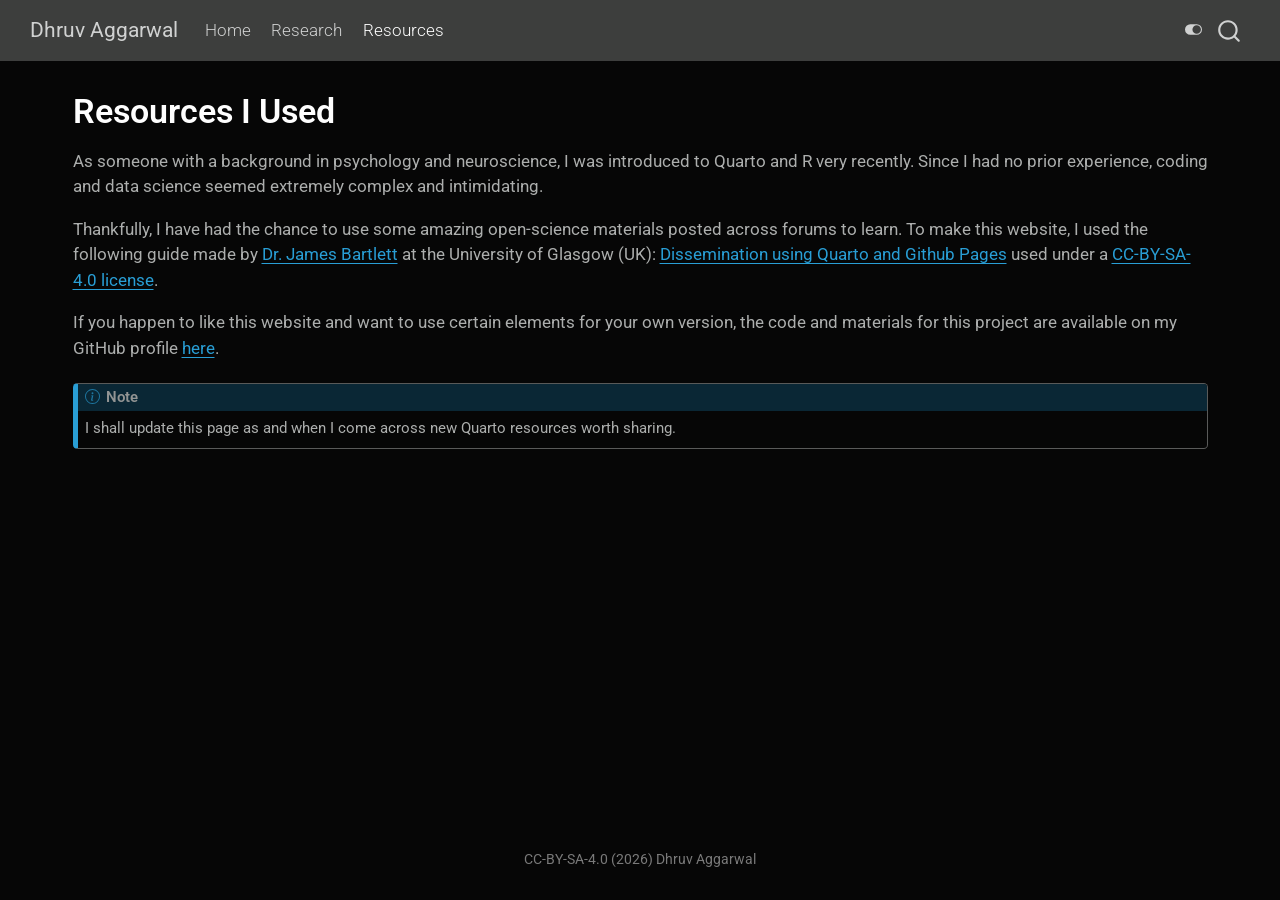
<file: docs/resources.html>
<!DOCTYPE html>
<html xmlns="http://www.w3.org/1999/xhtml" lang="en" xml:lang="en"><head>

<meta charset="utf-8">
<meta name="generator" content="quarto-1.10.19">

<meta name="viewport" content="width=device-width, initial-scale=1.0, user-scalable=yes">


<title>Resources I Used – Dhruv Aggarwal</title>
<style>
/* Default styles provided by pandoc.
** See https://pandoc.org/MANUAL.html#variables-for-html for config info.
*/
span.smallcaps{font-variant: small-caps;}
div.columns{display: flex; gap: 1.5em;}
div.column{flex: auto;}
@media screen {
div.columns{gap: min(4vw, 1.5em);}
div.column{overflow-x: auto;}
}
div.hanging-indent{margin-left: 1.5em; text-indent: -1.5em;}
ul.task-list{list-style: none;}
ul.task-list li input[type="checkbox"] {
  width: 0.8em;
  margin: 0 0.8em 0.2em -1em; /* quarto-specific, see https://github.com/quarto-dev/quarto-cli/issues/4556 */ 
  vertical-align: middle;
}
</style>


<script src="site_libs/quarto-nav/quarto-nav.js"></script>
<script src="site_libs/quarto-nav/headroom.min.js"></script>
<script src="site_libs/clipboard/clipboard.min.js"></script>
<script src="site_libs/quarto-search/autocomplete.umd.js"></script>
<script src="site_libs/quarto-search/fuse.min.js"></script>
<script src="site_libs/quarto-search/quarto-search.js"></script>
<meta name="quarto:offset" content="./">
<script src="site_libs/quarto-html/quarto.js" type="module"></script>
<script src="site_libs/quarto-html/tabsets/tabsets.js" type="module"></script>
<script src="site_libs/quarto-html/popper.min.js"></script>
<script src="site_libs/quarto-html/tippy.umd.min.js"></script>
<script src="site_libs/quarto-html/anchor.min.js"></script>
<link href="site_libs/quarto-html/tippy.css" rel="stylesheet">
<link href="site_libs/quarto-html/quarto-syntax-highlighting-bf27225e3a48a9273f3daa8f8e829971.css" rel="stylesheet" class="quarto-color-scheme" id="quarto-text-highlighting-styles">
<link href="site_libs/quarto-html/quarto-syntax-highlighting-dark-b626d73c4c936ccc3cb08be7d45d1df6.css" rel="stylesheet" class="quarto-color-scheme quarto-color-alternate" id="quarto-text-highlighting-styles">
<script src="site_libs/bootstrap/bootstrap.min.js"></script>
<link href="site_libs/bootstrap/bootstrap-icons.css" rel="stylesheet">
<link href="site_libs/bootstrap/bootstrap-0d542d71a745ea6cacbc55c246e4d6ae.min.css" rel="stylesheet" append-hash="true" class="quarto-color-scheme" id="quarto-bootstrap" data-mode="light">
<link href="site_libs/bootstrap/bootstrap-dark-b015860c8b364e46083be0abd0510b64.min.css" rel="stylesheet" append-hash="true" class="quarto-color-scheme quarto-color-alternate" id="quarto-bootstrap" data-mode="dark">
<script id="quarto-search-options" type="application/json">{
  "location": "navbar",
  "copy-button": false,
  "collapse-after": 3,
  "panel-placement": "end",
  "type": "overlay",
  "limit": 50,
  "keyboard-shortcut": [
    "f",
    "/",
    "s"
  ],
  "show-item-context": false,
  "language": {
    "search-no-results-text": "No results",
    "search-matching-documents-text": "matching documents",
    "search-copy-link-title": "Copy link to search",
    "search-hide-matches-text": "Hide additional matches",
    "search-more-match-text": "more match in this document",
    "search-more-matches-text": "more matches in this document",
    "search-clear-button-title": "Clear",
    "search-text-placeholder": "",
    "search-detached-cancel-button-title": "Cancel",
    "search-submit-button-title": "Submit",
    "search-label": "Search"
  }
}</script>


<link rel="stylesheet" href="styles.css">
</head>

<body class="nav-fixed quarto-dark"><script id="quarto-html-before-body" type="application/javascript">
    const toggleBodyColorMode = (bsSheetEl) => {
      const mode = bsSheetEl.getAttribute("data-mode");
      const bodyEl = window.document.querySelector("body");
      if (mode === "dark") {
        bodyEl.classList.add("quarto-dark");
        bodyEl.classList.remove("quarto-light");
      } else {
        bodyEl.classList.add("quarto-light");
        bodyEl.classList.remove("quarto-dark");
      }
    }
    const toggleBodyColorPrimary = () => {
      const bsSheetEl = window.document.querySelector("link#quarto-bootstrap:not([rel=disabled-stylesheet])");
      if (bsSheetEl) {
        toggleBodyColorMode(bsSheetEl);
      }
    }
    const setColorSchemeToggle = (alternate) => {
      const toggles = window.document.querySelectorAll('.quarto-color-scheme-toggle');
      for (let i=0; i < toggles.length; i++) {
        const toggle = toggles[i];
        if (toggle) {
          if (alternate) {
            toggle.classList.add("alternate");
          } else {
            toggle.classList.remove("alternate");
          }
        }
      }
    };
    const toggleColorMode = (alternate) => {
      // Switch the stylesheets
      const primaryStylesheets = window.document.querySelectorAll('link.quarto-color-scheme:not(.quarto-color-alternate)');
      const alternateStylesheets = window.document.querySelectorAll('link.quarto-color-scheme.quarto-color-alternate');
      manageTransitions('#quarto-margin-sidebar .nav-link', false);
      if (alternate) {
        // note: dark is layered on light, we don't disable primary!
        enableStylesheet(alternateStylesheets);
        for (const sheetNode of alternateStylesheets) {
          if (sheetNode.id === "quarto-bootstrap") {
            toggleBodyColorMode(sheetNode);
          }
        }
      } else {
        disableStylesheet(alternateStylesheets);
        enableStylesheet(primaryStylesheets)
        toggleBodyColorPrimary();
      }
      manageTransitions('#quarto-margin-sidebar .nav-link', true);
      // Switch the toggles
      setColorSchemeToggle(alternate)
      // Hack to workaround the fact that safari doesn't
      // properly recolor the scrollbar when toggling (#1455)
      if (navigator.userAgent.indexOf('Safari') > 0 && navigator.userAgent.indexOf('Chrome') == -1) {
        manageTransitions("body", false);
        window.scrollTo(0, 1);
        setTimeout(() => {
          window.scrollTo(0, 0);
          manageTransitions("body", true);
        }, 40);
      }
    }
    const disableStylesheet = (stylesheets) => {
      for (let i=0; i < stylesheets.length; i++) {
        const stylesheet = stylesheets[i];
        stylesheet.rel = 'disabled-stylesheet';
      }
    }
    const enableStylesheet = (stylesheets) => {
      for (let i=0; i < stylesheets.length; i++) {
        const stylesheet = stylesheets[i];
        if(stylesheet.rel !== 'stylesheet') { // for Chrome, which will still FOUC without this check
          stylesheet.rel = 'stylesheet';
        }
      }
    }
    const manageTransitions = (selector, allowTransitions) => {
      const els = window.document.querySelectorAll(selector);
      for (let i=0; i < els.length; i++) {
        const el = els[i];
        if (allowTransitions) {
          el.classList.remove('notransition');
        } else {
          el.classList.add('notransition');
        }
      }
    }
    const isFileUrl = () => {
      return window.location.protocol === 'file:';
    }
    const hasAlternateSentinel = () => {
      let styleSentinel = getColorSchemeSentinel();
      if (styleSentinel !== null) {
        return styleSentinel === "alternate";
      } else {
        return false;
      }
    }
    const setStyleSentinel = (alternate) => {
      const value = alternate ? "alternate" : "default";
      if (!isFileUrl()) {
        window.localStorage.setItem("quarto-color-scheme", value);
      } else {
        localAlternateSentinel = value;
      }
    }
    const getColorSchemeSentinel = () => {
      if (!isFileUrl()) {
        const storageValue = window.localStorage.getItem("quarto-color-scheme");
        return storageValue != null ? storageValue : localAlternateSentinel;
      } else {
        return localAlternateSentinel;
      }
    }
    const toggleGiscusIfUsed = (isAlternate, darkModeDefault) => {
      const baseTheme = document.querySelector('#giscus-base-theme')?.value ?? 'light';
      const alternateTheme = document.querySelector('#giscus-alt-theme')?.value ?? 'dark';
      let newTheme = '';
      if(authorPrefersDark) {
        newTheme = isAlternate ? baseTheme : alternateTheme;
      } else {
        newTheme = isAlternate ? alternateTheme : baseTheme;
      }
      const changeGiscusTheme = () => {
        // From: https://github.com/giscus/giscus/issues/336
        const sendMessage = (message) => {
          const iframe = document.querySelector('iframe.giscus-frame');
          if (!iframe) return;
          iframe.contentWindow.postMessage({ giscus: message }, 'https://giscus.app');
        }
        sendMessage({
          setConfig: {
            theme: newTheme
          }
        });
      }
      const isGiscussLoaded = window.document.querySelector('iframe.giscus-frame') !== null;
      if (isGiscussLoaded) {
        changeGiscusTheme();
      }
    };
    const authorPrefersDark = true;
    const darkModeDefault = authorPrefersDark;
    let localAlternateSentinel = darkModeDefault ? 'alternate' : 'default';
    // Dark / light mode switch
    window.quartoToggleColorScheme = () => {
      // Read the current dark / light value
      let toAlternate = !hasAlternateSentinel();
      toggleColorMode(toAlternate);
      setStyleSentinel(toAlternate);
      toggleGiscusIfUsed(toAlternate, darkModeDefault);
      window.dispatchEvent(new Event('resize'));
    };
    // Switch to dark mode if need be
    if (hasAlternateSentinel()) {
      toggleColorMode(true);
    } else {
      toggleColorMode(false);
    }
  </script>

<div id="quarto-search-results"></div>
  <header id="quarto-header" class="headroom fixed-top">
    <nav class="navbar navbar-expand-lg " data-bs-theme="dark">
      <div class="navbar-container container-fluid">
      <div class="navbar-brand-container mx-auto">
    <a class="navbar-brand" href="./index.html">
    <span class="navbar-title">Dhruv Aggarwal</span>
    </a>
  </div>
            <div id="quarto-search" class="" title="Search"></div>
          <button class="navbar-toggler" type="button" data-bs-toggle="collapse" data-bs-target="#navbarCollapse" aria-controls="navbarCollapse" role="menu" aria-expanded="false" aria-label="Toggle navigation" onclick="if (window.quartoToggleHeadroom) { window.quartoToggleHeadroom(); }">
  <span class="navbar-toggler-icon"></span>
</button>
          <div class="collapse navbar-collapse" id="navbarCollapse">
            <ul class="navbar-nav navbar-nav-scroll me-auto">
  <li class="nav-item">
    <a class="nav-link" href="./index.html"> 
<span class="menu-text">Home</span></a>
  </li>  
  <li class="nav-item">
    <a class="nav-link" href="./research.html"> 
<span class="menu-text">Research</span></a>
  </li>  
  <li class="nav-item">
    <a class="nav-link active" href="./resources.html" aria-current="page"> 
<span class="menu-text">Resources</span></a>
  </li>  
</ul>
          </div> <!-- /navcollapse -->
            <div class="quarto-navbar-tools">
  <a href="" class="quarto-color-scheme-toggle quarto-navigation-tool  px-1" onclick="window.quartoToggleColorScheme(); return false;" title="Toggle dark mode"><i class="bi"></i></a>
</div>
      </div> <!-- /container-fluid -->
    </nav>
</header>
<!-- content -->
<div id="quarto-content" class="quarto-container page-columns page-rows-contents page-layout-full page-navbar">
<!-- sidebar -->
<!-- margin-sidebar -->
    <div id="quarto-margin-sidebar" class="sidebar margin-sidebar zindex-bottom">
        
    </div>
<!-- main -->
<main class="content column-page" id="quarto-document-content">


<header id="title-block-header" class="quarto-title-block default">
<div class="quarto-title">
<h1 class="title">Resources I Used</h1>
</div>



<div class="quarto-title-meta column-page">

    
  
    
  </div>
  


</header>


<p>As someone with a background in psychology and neuroscience, I was introduced to Quarto and R very recently. Since I had no prior experience, coding and data science seemed extremely complex and intimidating.</p>
<p>Thankfully, I have had the chance to use some amazing open-science materials posted across forums to learn. To make this website, I used the following guide made by <a href="https://bartlettje.github.io/">Dr.&nbsp;James Bartlett</a> at the University of Glasgow (UK): <a href="https://bartlettje.github.io/dissemination_quarto/">Dissemination using Quarto and Github Pages</a> used under a <a href="https://creativecommons.org/licenses/by-sa/4.0/deed.en">CC-BY-SA-4.0 license</a>.</p>
<p>If you happen to like this website and want to use certain elements for your own version, the code and materials for this project are available on my GitHub profile <a href="https://github.com/DhruvAggarwal2002/dhruvaggarwal2002.github.io">here</a>.</p>
<div class="callout callout-style-default callout-note callout-titled">
<div class="callout-header d-flex align-content-center">
<div class="callout-icon-container">
<i class="callout-icon"></i>
</div>
<div class="callout-title-container flex-fill">
Note
</div>
</div>
<div class="callout-body-container callout-body">
<p>I shall update this page as and when I come across new Quarto resources worth sharing.</p>
</div>
</div>



</main> <!-- /main -->
<script id="quarto-html-after-body" type="application/javascript">
  window.document.addEventListener("DOMContentLoaded", function (event) {
    // Ensure there is a toggle, if there isn't float one in the top right
    if (window.document.querySelector('.quarto-color-scheme-toggle') === null) {
      const a = window.document.createElement('a');
      a.classList.add('top-right');
      a.classList.add('quarto-color-scheme-toggle');
      a.href = "";
      a.onclick = function() { try { window.quartoToggleColorScheme(); } catch {} return false; };
      const i = window.document.createElement("i");
      i.classList.add('bi');
      a.appendChild(i);
      window.document.body.appendChild(a);
    }
    setColorSchemeToggle(hasAlternateSentinel())
    const icon = "";
    const anchorJS = new window.AnchorJS();
    anchorJS.options = {
      placement: 'right',
      icon: icon
    };
    anchorJS.add('.anchored');
    const isCodeAnnotation = (el) => {
      for (const clz of el.classList) {
        if (clz.startsWith('code-annotation-')) {                     
          return true;
        }
      }
      return false;
    }
    const onCopySuccess = function(e) {
      // button target
      const button = e.trigger;
      // don't keep focus
      button.blur();
      // flash "checked"
      button.classList.add('code-copy-button-checked');
      var currentTitle = button.getAttribute("title");
      button.setAttribute("title", "Copied!");
      let tooltip;
      if (window.bootstrap) {
        button.setAttribute("data-bs-toggle", "tooltip");
        button.setAttribute("data-bs-placement", "left");
        button.setAttribute("data-bs-title", "Copied!");
        tooltip = new bootstrap.Tooltip(button, 
          { trigger: "manual", 
            customClass: "code-copy-button-tooltip",
            offset: [0, -8]});
        tooltip.show();    
      }
      setTimeout(function() {
        if (tooltip) {
          tooltip.hide();
          button.removeAttribute("data-bs-title");
          button.removeAttribute("data-bs-toggle");
          button.removeAttribute("data-bs-placement");
        }
        button.setAttribute("title", currentTitle);
        button.classList.remove('code-copy-button-checked');
      }, 1000);
      // clear code selection
      e.clearSelection();
    }
    const getTextToCopy = function(trigger) {
      const outerScaffold = trigger.parentElement.cloneNode(true);
      const codeEl = outerScaffold.querySelector('code');
      for (const childEl of codeEl.children) {
        if (isCodeAnnotation(childEl)) {
          childEl.remove();
        }
      }
      return codeEl.innerText;
    }
    const clipboard = new window.ClipboardJS('.code-copy-button:not([data-in-quarto-modal])', {
      text: getTextToCopy
    });
    clipboard.on('success', onCopySuccess);
    if (window.document.getElementById('quarto-embedded-source-code-modal')) {
      const clipboardModal = new window.ClipboardJS('.code-copy-button[data-in-quarto-modal]', {
        text: getTextToCopy,
        container: window.document.getElementById('quarto-embedded-source-code-modal')
      });
      clipboardModal.on('success', onCopySuccess);
    }
      var localhostRegex = new RegExp(/^(?:http|https):\/\/localhost\:?[0-9]*\//);
      var mailtoRegex = new RegExp(/^mailto:/);
        var filterRegex = new RegExp('/' + window.location.host + '/');
      var isInternal = (href) => {
          return filterRegex.test(href) || localhostRegex.test(href) || mailtoRegex.test(href);
      }
      // Inspect non-navigation links and adorn them if external
     var links = window.document.querySelectorAll('a[href]:not(.nav-link):not(.navbar-brand):not(.toc-action):not(.sidebar-link):not(.sidebar-item-toggle):not(.pagination-link):not(.no-external):not([aria-hidden]):not(.dropdown-item):not(.quarto-navigation-tool):not(.about-link)');
      for (var i=0; i<links.length; i++) {
        const link = links[i];
        if (!isInternal(link.href)) {
          // undo the damage that might have been done by quarto-nav.js in the case of
          // links that we want to consider external
          if (link.dataset.originalHref !== undefined) {
            link.href = link.dataset.originalHref;
          }
            // target, if specified
            link.setAttribute("target", "_blank");
            if (link.getAttribute("rel") === null) {
              link.setAttribute("rel", "noopener");
            }
        }
      }
    function tippyHover(el, contentFn, onTriggerFn, onUntriggerFn) {
      const config = {
        allowHTML: true,
        maxWidth: 500,
        delay: 100,
        arrow: false,
        appendTo: function(el) {
            return el.parentElement;
        },
        interactive: true,
        interactiveBorder: 10,
        theme: 'quarto',
        placement: 'bottom-start',
      };
      if (contentFn) {
        config.content = contentFn;
      }
      if (onTriggerFn) {
        config.onTrigger = onTriggerFn;
      }
      if (onUntriggerFn) {
        config.onUntrigger = onUntriggerFn;
      }
      window.tippy(el, config); 
    }
    const noterefs = window.document.querySelectorAll('a[role="doc-noteref"]');
    for (var i=0; i<noterefs.length; i++) {
      const ref = noterefs[i];
      tippyHover(ref, function() {
        // use id or data attribute instead here
        let href = ref.getAttribute('data-footnote-href') || ref.getAttribute('href');
        try { href = new URL(href).hash; } catch {}
        const id = href.replace(/^#\/?/, "");
        const note = window.document.getElementById(id);
        if (note) {
          return note.innerHTML;
        } else {
          return "";
        }
      });
    }
    const xrefs = window.document.querySelectorAll('a.quarto-xref');
    const processXRef = (id, note) => {
      // Strip column container classes
      const stripColumnClz = (el) => {
        el.classList.remove("page-full", "page-columns");
        if (el.children) {
          for (const child of el.children) {
            stripColumnClz(child);
          }
        }
      }
      stripColumnClz(note)
      if (id === null || id.startsWith('sec-')) {
        // Special case sections, only their first couple elements
        const container = document.createElement("div");
        if (note.children && note.children.length > 2) {
          container.appendChild(note.children[0].cloneNode(true));
          for (let i = 1; i < note.children.length; i++) {
            const child = note.children[i];
            if (child.tagName === "P" && child.innerText === "") {
              continue;
            } else {
              container.appendChild(child.cloneNode(true));
              break;
            }
          }
          if (window.Quarto?.typesetMath) {
            window.Quarto.typesetMath(container);
          }
          return container.innerHTML
        } else {
          if (window.Quarto?.typesetMath) {
            window.Quarto.typesetMath(note);
          }
          return note.innerHTML;
        }
      } else {
        // Remove any anchor links if they are present
        const anchorLink = note.querySelector('a.anchorjs-link');
        if (anchorLink) {
          anchorLink.remove();
        }
        if (window.Quarto?.typesetMath) {
          window.Quarto.typesetMath(note);
        }
        if (note.classList.contains("callout")) {
          return note.outerHTML;
        } else {
          return note.innerHTML;
        }
      }
    }
    for (var i=0; i<xrefs.length; i++) {
      const xref = xrefs[i];
      tippyHover(xref, undefined, function(instance) {
        instance.disable();
        let url = xref.getAttribute('href');
        let hash = undefined; 
        if (url.startsWith('#')) {
          hash = url;
        } else {
          try { hash = new URL(url).hash; } catch {}
        }
        if (hash) {
          const id = hash.replace(/^#\/?/, "");
          const note = window.document.getElementById(id);
          if (note !== null) {
            try {
              const html = processXRef(id, note.cloneNode(true));
              instance.setContent(html);
            } finally {
              instance.enable();
              instance.show();
            }
          } else {
            // See if we can fetch this
            fetch(url.split('#')[0])
            .then(res => res.text())
            .then(html => {
              const parser = new DOMParser();
              const htmlDoc = parser.parseFromString(html, "text/html");
              const note = htmlDoc.getElementById(id);
              if (note !== null) {
                const html = processXRef(id, note);
                instance.setContent(html);
              } 
            }).finally(() => {
              instance.enable();
              instance.show();
            });
          }
        } else {
          // See if we can fetch a full url (with no hash to target)
          // This is a special case and we should probably do some content thinning / targeting
          fetch(url)
          .then(res => res.text())
          .then(html => {
            const parser = new DOMParser();
            const htmlDoc = parser.parseFromString(html, "text/html");
            const note = htmlDoc.querySelector('main.content');
            if (note !== null) {
              // This should only happen for chapter cross references
              // (since there is no id in the URL)
              // remove the first header
              if (note.children.length > 0 && note.children[0].tagName === "HEADER") {
                note.children[0].remove();
              }
              const html = processXRef(null, note);
              instance.setContent(html);
            } 
          }).finally(() => {
            instance.enable();
            instance.show();
          });
        }
      }, function(instance) {
      });
    }
        let selectedAnnoteEl;
        const selectorForAnnotation = ( cell, annotation) => {
          let cellAttr = 'data-code-cell="' + cell + '"';
          let lineAttr = 'data-code-annotation="' +  annotation + '"';
          const selector = 'span[' + cellAttr + '][' + lineAttr + ']';
          return selector;
        }
        const selectCodeLines = (annoteEl) => {
          const doc = window.document;
          const targetCell = annoteEl.getAttribute("data-target-cell");
          const targetAnnotation = annoteEl.getAttribute("data-target-annotation");
          const annoteSpan = window.document.querySelector(selectorForAnnotation(targetCell, targetAnnotation));
          const lines = annoteSpan.getAttribute("data-code-lines").split(",");
          const lineIds = lines.map((line) => {
            return targetCell + "-" + line;
          })
          let top = null;
          let height = null;
          let parent = null;
          if (lineIds.length > 0) {
              //compute the position of the single el (top and bottom and make a div)
              const el = window.document.getElementById(lineIds[0]);
              top = el.offsetTop;
              height = el.offsetHeight;
              parent = el.parentElement.parentElement;
            if (lineIds.length > 1) {
              const lastEl = window.document.getElementById(lineIds[lineIds.length - 1]);
              const bottom = lastEl.offsetTop + lastEl.offsetHeight;
              height = bottom - top;
            }
            if (top !== null && height !== null && parent !== null) {
              // cook up a div (if necessary) and position it 
              let div = window.document.getElementById("code-annotation-line-highlight");
              if (div === null) {
                div = window.document.createElement("div");
                div.setAttribute("id", "code-annotation-line-highlight");
                div.style.position = 'absolute';
                parent.appendChild(div);
              }
              div.style.top = top - 2 + "px";
              div.style.height = height + 4 + "px";
              div.style.left = 0;
              let gutterDiv = window.document.getElementById("code-annotation-line-highlight-gutter");
              if (gutterDiv === null) {
                gutterDiv = window.document.createElement("div");
                gutterDiv.setAttribute("id", "code-annotation-line-highlight-gutter");
                gutterDiv.style.position = 'absolute';
                const codeCell = window.document.getElementById(targetCell);
                const gutter = codeCell.querySelector('.code-annotation-gutter');
                gutter.appendChild(gutterDiv);
              }
              gutterDiv.style.top = top - 2 + "px";
              gutterDiv.style.height = height + 4 + "px";
            }
            selectedAnnoteEl = annoteEl;
          }
        };
        const unselectCodeLines = () => {
          const elementsIds = ["code-annotation-line-highlight", "code-annotation-line-highlight-gutter"];
          elementsIds.forEach((elId) => {
            const div = window.document.getElementById(elId);
            if (div) {
              div.remove();
            }
          });
          selectedAnnoteEl = undefined;
        };
          // Handle positioning of the toggle
      window.addEventListener(
        "resize",
        throttle(() => {
          elRect = undefined;
          if (selectedAnnoteEl) {
            selectCodeLines(selectedAnnoteEl);
          }
        }, 10)
      );
      function throttle(fn, ms) {
      let throttle = false;
      let timer;
        return (...args) => {
          if(!throttle) { // first call gets through
              fn.apply(this, args);
              throttle = true;
          } else { // all the others get throttled
              if(timer) clearTimeout(timer); // cancel #2
              timer = setTimeout(() => {
                fn.apply(this, args);
                timer = throttle = false;
              }, ms);
          }
        };
      }
        // Attach click handler to the DT
        const annoteDls = window.document.querySelectorAll('dt[data-target-cell]');
        for (const annoteDlNode of annoteDls) {
          annoteDlNode.addEventListener('click', (event) => {
            const clickedEl = event.target;
            if (clickedEl !== selectedAnnoteEl) {
              unselectCodeLines();
              const activeEl = window.document.querySelector('dt[data-target-cell].code-annotation-active');
              if (activeEl) {
                activeEl.classList.remove('code-annotation-active');
              }
              selectCodeLines(clickedEl);
              clickedEl.classList.add('code-annotation-active');
            } else {
              // Unselect the line
              unselectCodeLines();
              clickedEl.classList.remove('code-annotation-active');
            }
          });
        }
    const findCites = (el) => {
      const parentEl = el.parentElement;
      if (parentEl) {
        const cites = parentEl.dataset.cites;
        if (cites) {
          return {
            el,
            cites: cites.split(' ')
          };
        } else {
          return findCites(el.parentElement)
        }
      } else {
        return undefined;
      }
    };
    var bibliorefs = window.document.querySelectorAll('a[role="doc-biblioref"]');
    for (var i=0; i<bibliorefs.length; i++) {
      const ref = bibliorefs[i];
      const citeInfo = findCites(ref);
      if (citeInfo) {
        tippyHover(citeInfo.el, function() {
          var popup = window.document.createElement('div');
          citeInfo.cites.forEach(function(cite) {
            var citeDiv = window.document.createElement('div');
            citeDiv.classList.add('hanging-indent');
            citeDiv.classList.add('csl-entry');
            var biblioDiv = window.document.getElementById('ref-' + cite);
            if (biblioDiv) {
              citeDiv.innerHTML = biblioDiv.innerHTML;
            }
            popup.appendChild(citeDiv);
          });
          return popup.innerHTML;
        });
      }
    }
  });
  </script>
</div> <!-- /content -->
<footer class="footer">
  <div class="nav-footer">
    <div class="nav-footer-left">
      &nbsp;
    </div>   
    <div class="nav-footer-center">
<p>CC-BY-SA-4.0 (2026) Dhruv Aggarwal</p>
</div>
    <div class="nav-footer-right">
      &nbsp;
    </div>
  </div>
</footer>




</body></html>
</file>
<file: docs/site_libs/quarto-html/tippy.css>
.tippy-box[data-animation=fade][data-state=hidden]{opacity:0}[data-tippy-root]{max-width:calc(100vw - 10px)}.tippy-box{position:relative;background-color:#333;color:#fff;border-radius:4px;font-size:14px;line-height:1.4;white-space:normal;outline:0;transition-property:transform,visibility,opacity}.tippy-box[data-placement^=top]>.tippy-arrow{bottom:0}.tippy-box[data-placement^=top]>.tippy-arrow:before{bottom:-7px;left:0;border-width:8px 8px 0;border-top-color:initial;transform-origin:center top}.tippy-box[data-placement^=bottom]>.tippy-arrow{top:0}.tippy-box[data-placement^=bottom]>.tippy-arrow:before{top:-7px;left:0;border-width:0 8px 8px;border-bottom-color:initial;transform-origin:center bottom}.tippy-box[data-placement^=left]>.tippy-arrow{right:0}.tippy-box[data-placement^=left]>.tippy-arrow:before{border-width:8px 0 8px 8px;border-left-color:initial;right:-7px;transform-origin:center left}.tippy-box[data-placement^=right]>.tippy-arrow{left:0}.tippy-box[data-placement^=right]>.tippy-arrow:before{left:-7px;border-width:8px 8px 8px 0;border-right-color:initial;transform-origin:center right}.tippy-box[data-inertia][data-state=visible]{transition-timing-function:cubic-bezier(.54,1.5,.38,1.11)}.tippy-arrow{width:16px;height:16px;color:#333}.tippy-arrow:before{content:"";position:absolute;border-color:transparent;border-style:solid}.tippy-content{position:relative;padding:5px 9px;z-index:1}
</file>
<file: docs/site_libs/quarto-html/quarto-syntax-highlighting-bf27225e3a48a9273f3daa8f8e829971.css>
/* quarto syntax highlight colors */
:root {
  --quarto-hl-ot-color: #003B4F;
  --quarto-hl-at-color: #657422;
  --quarto-hl-ss-color: #20794D;
  --quarto-hl-an-color: #5E5E5E;
  --quarto-hl-fu-color: #4758AB;
  --quarto-hl-st-color: #20794D;
  --quarto-hl-cf-color: #003B4F;
  --quarto-hl-op-color: #5E5E5E;
  --quarto-hl-er-color: #AD0000;
  --quarto-hl-bn-color: #AD0000;
  --quarto-hl-al-color: #AD0000;
  --quarto-hl-va-color: #111111;
  --quarto-hl-bu-color: inherit;
  --quarto-hl-ex-color: inherit;
  --quarto-hl-pp-color: #AD0000;
  --quarto-hl-in-color: #5E5E5E;
  --quarto-hl-vs-color: #20794D;
  --quarto-hl-wa-color: #5E5E5E;
  --quarto-hl-do-color: #5E5E5E;
  --quarto-hl-im-color: #00769E;
  --quarto-hl-ch-color: #20794D;
  --quarto-hl-dt-color: #AD0000;
  --quarto-hl-fl-color: #AD0000;
  --quarto-hl-co-color: #5E5E5E;
  --quarto-hl-cv-color: #5E5E5E;
  --quarto-hl-cn-color: #8f5902;
  --quarto-hl-sc-color: #5E5E5E;
  --quarto-hl-dv-color: #AD0000;
  --quarto-hl-kw-color: #003B4F;
}

/* other quarto variables */
:root {
  --quarto-font-monospace: SFMono-Regular, Menlo, Monaco, Consolas, "Liberation Mono", "Courier New", monospace;
}

/* syntax highlight based on Pandoc's rules */
pre > code.sourceCode > span {
  color: #003B4F;
}

code.sourceCode > span {
  color: #003B4F;
}

div.sourceCode,
div.sourceCode pre.sourceCode {
  color: #003B4F;
}

/* Normal */
code span {
  color: #003B4F;
}

/* Alert */
code span.al {
  color: #AD0000;
  font-style: inherit;
}

/* Annotation */
code span.an {
  color: #5E5E5E;
  font-style: inherit;
}

/* Attribute */
code span.at {
  color: #657422;
  font-style: inherit;
}

/* BaseN */
code span.bn {
  color: #AD0000;
  font-style: inherit;
}

/* BuiltIn */
code span.bu {
  font-style: inherit;
}

/* ControlFlow */
code span.cf {
  color: #003B4F;
  font-weight: bold;
  font-style: inherit;
}

/* Char */
code span.ch {
  color: #20794D;
  font-style: inherit;
}

/* Constant */
code span.cn {
  color: #8f5902;
  font-style: inherit;
}

/* Comment */
code span.co {
  color: #5E5E5E;
  font-style: inherit;
}

/* CommentVar */
code span.cv {
  color: #5E5E5E;
  font-style: italic;
}

/* Documentation */
code span.do {
  color: #5E5E5E;
  font-style: italic;
}

/* DataType */
code span.dt {
  color: #AD0000;
  font-style: inherit;
}

/* DecVal */
code span.dv {
  color: #AD0000;
  font-style: inherit;
}

/* Error */
code span.er {
  color: #AD0000;
  font-style: inherit;
}

/* Extension */
code span.ex {
  font-style: inherit;
}

/* Float */
code span.fl {
  color: #AD0000;
  font-style: inherit;
}

/* Function */
code span.fu {
  color: #4758AB;
  font-style: inherit;
}

/* Import */
code span.im {
  color: #00769E;
  font-style: inherit;
}

/* Information */
code span.in {
  color: #5E5E5E;
  font-style: inherit;
}

/* Keyword */
code span.kw {
  color: #003B4F;
  font-weight: bold;
  font-style: inherit;
}

/* Operator */
code span.op {
  color: #5E5E5E;
  font-style: inherit;
}

/* Other */
code span.ot {
  color: #003B4F;
  font-style: inherit;
}

/* Preprocessor */
code span.pp {
  color: #AD0000;
  font-style: inherit;
}

/* SpecialChar */
code span.sc {
  color: #5E5E5E;
  font-style: inherit;
}

/* SpecialString */
code span.ss {
  color: #20794D;
  font-style: inherit;
}

/* String */
code span.st {
  color: #20794D;
  font-style: inherit;
}

/* Variable */
code span.va {
  color: #111111;
  font-style: inherit;
}

/* VerbatimString */
code span.vs {
  color: #20794D;
  font-style: inherit;
}

/* Warning */
code span.wa {
  color: #5E5E5E;
  font-style: italic;
}

.prevent-inlining {
  content: "</";
}

/*# sourceMappingURL=8be38f48d34c45af72792cbd699585e7.css.map */
</file>
<file: docs/site_libs/quarto-html/quarto-syntax-highlighting-dark-b626d73c4c936ccc3cb08be7d45d1df6.css>
/* quarto syntax highlight colors */
:root {
  --quarto-hl-al-color: #f07178;
  --quarto-hl-an-color: #d4d0ab;
  --quarto-hl-at-color: #00e0e0;
  --quarto-hl-bn-color: #d4d0ab;
  --quarto-hl-bu-color: #abe338;
  --quarto-hl-ch-color: #abe338;
  --quarto-hl-co-color: #f8f8f2;
  --quarto-hl-cv-color: #ffd700;
  --quarto-hl-cn-color: #ffd700;
  --quarto-hl-cf-color: #ffa07a;
  --quarto-hl-dt-color: #ffa07a;
  --quarto-hl-dv-color: #d4d0ab;
  --quarto-hl-do-color: #f8f8f2;
  --quarto-hl-er-color: #f07178;
  --quarto-hl-ex-color: #00e0e0;
  --quarto-hl-fl-color: #d4d0ab;
  --quarto-hl-fu-color: #ffa07a;
  --quarto-hl-im-color: #abe338;
  --quarto-hl-in-color: #d4d0ab;
  --quarto-hl-kw-color: #ffa07a;
  --quarto-hl-op-color: #ffa07a;
  --quarto-hl-ot-color: #00e0e0;
  --quarto-hl-pp-color: #dcc6e0;
  --quarto-hl-re-color: #00e0e0;
  --quarto-hl-sc-color: #abe338;
  --quarto-hl-ss-color: #abe338;
  --quarto-hl-st-color: #abe338;
  --quarto-hl-va-color: #00e0e0;
  --quarto-hl-vs-color: #abe338;
  --quarto-hl-wa-color: #dcc6e0;
}

/* other quarto variables */
:root {
  --quarto-font-monospace: SFMono-Regular, Menlo, Monaco, Consolas, "Liberation Mono", "Courier New", monospace;
}

/* syntax highlight based on Pandoc's rules */
pre > code.sourceCode > span {
  color: #f8f8f2;
}

code.sourceCode > span {
  color: #f8f8f2;
}

div.sourceCode,
div.sourceCode pre.sourceCode {
  color: #f8f8f2;
}

/* Normal */
code span {
  color: #f8f8f2;
}

/* Alert */
code span.al {
  color: #f07178;
}

/* Annotation */
code span.an {
  color: #d4d0ab;
}

/* Attribute */
code span.at {
  color: #00e0e0;
}

/* BaseN */
code span.bn {
  color: #d4d0ab;
}

/* BuiltIn */
code span.bu {
  color: #abe338;
}

/* ControlFlow */
code span.cf {
  font-weight: bold;
  color: #ffa07a;
}

/* Char */
code span.ch {
  color: #abe338;
}

/* Constant */
code span.cn {
  color: #ffd700;
}

/* Comment */
code span.co {
  font-style: italic;
  color: #f8f8f2;
}

/* CommentVar */
code span.cv {
  color: #ffd700;
}

/* Documentation */
code span.do {
  color: #f8f8f2;
}

/* DataType */
code span.dt {
  color: #ffa07a;
}

/* DecVal */
code span.dv {
  color: #d4d0ab;
}

/* Error */
code span.er {
  color: #f07178;
  text-decoration: underline;
}

/* Extension */
code span.ex {
  font-weight: bold;
  color: #00e0e0;
}

/* Float */
code span.fl {
  color: #d4d0ab;
}

/* Function */
code span.fu {
  color: #ffa07a;
}

/* Import */
code span.im {
  color: #abe338;
}

/* Information */
code span.in {
  color: #d4d0ab;
}

/* Keyword */
code span.kw {
  font-weight: bold;
  color: #ffa07a;
}

/* Operator */
code span.op {
  color: #ffa07a;
}

/* Other */
code span.ot {
  color: #00e0e0;
}

/* Preprocessor */
code span.pp {
  color: #dcc6e0;
}

/* RegionMarker */
code span.re {
  background-color: #f8f8f2;
  color: #00e0e0;
}

/* SpecialChar */
code span.sc {
  color: #abe338;
}

/* SpecialString */
code span.ss {
  color: #abe338;
}

/* String */
code span.st {
  color: #abe338;
}

/* Variable */
code span.va {
  color: #00e0e0;
}

/* VerbatimString */
code span.vs {
  color: #abe338;
}

/* Warning */
code span.wa {
  color: #dcc6e0;
}

.prevent-inlining {
  content: "</";
}

/*# sourceMappingURL=a269c63e8167c3ae395728e86feb0848.css.map */
</file>
<file: docs/styles.css>
/* css styles */
</file>
